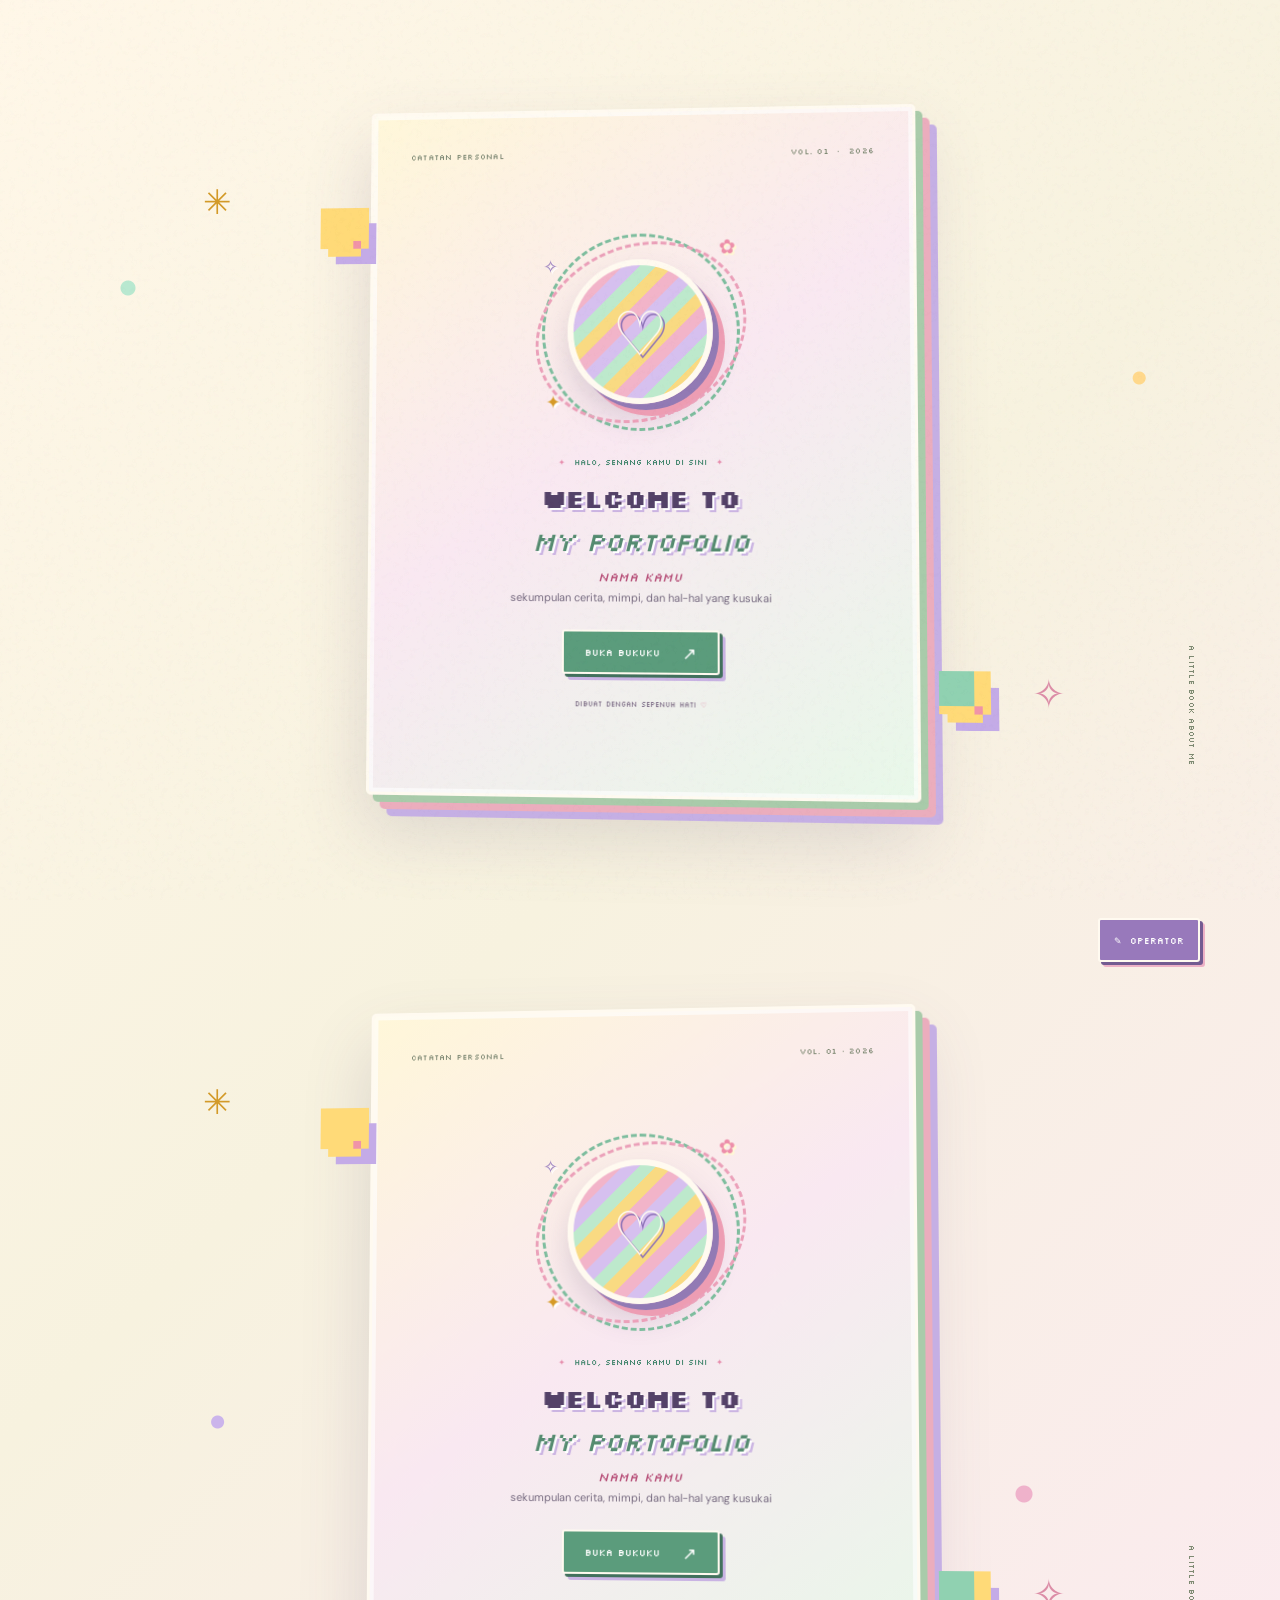
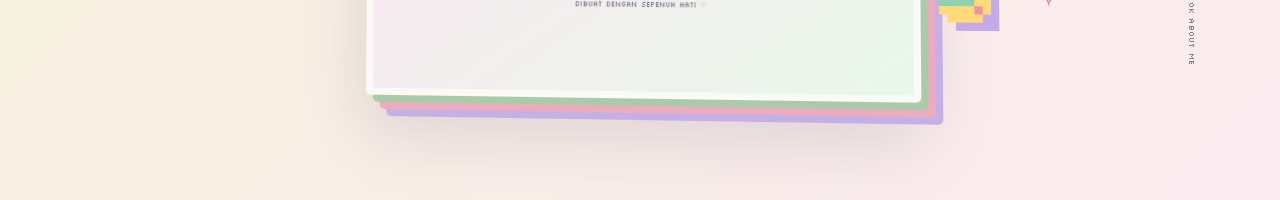
<file: portfolio-interaktif/index.html>
<!doctype html>
<html lang="id">
  <head>
    <meta charset="UTF-8" />
    <meta name="viewport" content="width=device-width, initial-scale=1" />
    <meta name="theme-color" content="#f4f1e6" />
<!doctype html>
<html lang="id">
  <head>
    <meta charset="UTF-8" />
    <meta name="viewport" content="width=device-width, initial-scale=1" />
    <meta name="theme-color" content="#f4f1e6" />
    <meta name="description" content="Portofolio personal dengan bentuk buku interaktif." />
    <title>My little book — portofolio</title>
    <link rel="preconnect" href="https://fonts.googleapis.com" />
    <link rel="preconnect" href="https://fonts.gstatic.com" crossorigin />
    <link
      href="https://fonts.googleapis.com/css2?family=DM+Mono:wght@400;500&family=DM+Sans:wght@400;500;600;700&family=Playfair+Display:ital,wght@0,500;0,600;0,700;1,500;1,600&family=Silkscreen:wght@400;700&display=swap"
      rel="stylesheet"
    />
    <link rel="stylesheet" href="style.css" />
  </head>
  <body>
    <div class="grain" aria-hidden="true"></div>

    <main class="shell">
      <section class="cover-screen" id="coverScreen" aria-labelledby="welcomeTitle">
        <div class="cover-decoration decoration-left" aria-hidden="true"><span>✳</span><i></i><b></b></div>
        <div class="cover-decoration decoration-right" aria-hidden="true"><span>✧</span><i></i><b></b></div>
        <div class="cover-card">
          <div class="cover-topline">
            <span>CATATAN PERSONAL</span>
            <span>VOL. 01&nbsp; · &nbsp;2026</span>
          </div>
          <div class="portrait-orbit">
            <span class="orbit orbit-a" aria-hidden="true"></span>
            <span class="orbit orbit-b" aria-hidden="true"></span>
            <span class="portrait-flower" aria-hidden="true">✿</span>
            <span class="portrait-spark portrait-spark-left" aria-hidden="true">✦</span>
            <span class="portrait-spark portrait-spark-right" aria-hidden="true">✧</span>
            <div class="portrait">
              <img id="profileImage" alt="Foto profil" hidden />
              <span id="profilePlaceholder" aria-hidden="true">♡</span>
            </div>
            <label class="photo-button" for="photoInput" title="Pilih foto profil" hidden>＋</label>
            <input id="photoInput" type="file" accept="image/*" hidden disabled />
          </div>
          <p class="cover-overline"><span aria-hidden="true">✦</span> HALO, SENANG KAMU DI SINI <span aria-hidden="true">✦</span></p>
          <h1 id="welcomeTitle">WELCOME TO<br /><em>MY PORTOFOLIO</em></h1>
          <label class="name-editor" for="nameInput" hidden>
            <span><span aria-hidden="true">✎</span> TULIS NAMAMU</span>
            <input id="nameInput" type="text" maxlength="48" autocomplete="name" placeholder="Contoh: Alya Putri" />
          </label>
          <p class="cover-name" data-editable="name">Nama Kamu</p>
          <p class="cover-caption">sekumpulan cerita, mimpi, dan hal-hal yang kusukai</p>
          <button class="open-book" id="openBook" type="button">Buka bukuku <span aria-hidden="true">↗</span></button>
          <span class="cover-foot">dibuat dengan sepenuh hati <span aria-hidden="true">♡</span></span>
        </div>
        <span class="cover-side-note" aria-hidden="true">A LITTLE BOOK ABOUT ME</span>
      </section>

      <section class="portfolio" id="portfolio" hidden>
        <header class="toolbar">
          <button class="brand" id="backToCover" type="button" aria-label="Kembali ke sampul">
            <span class="brand-icon" aria-hidden="true">✿</span> my little book
          </button>
          <div class="toolbar-actions">
            <span class="edit-hint">RUANG KERJA · KHUSUS OPERATOR</span>
            <button class="edit-toggle" id="editToggle" type="button" aria-haspopup="dialog" aria-pressed="false">
              <span aria-hidden="true">✎</span> <span id="editLabel">Operator</span>
            </button>
          </div>
        </header>

        <div class="book" id="book">
          <div class="book-ornament" aria-hidden="true">
            <span>HERBARIUM · VOL. 01</span>
            <span>✳</span>
            <span>CATATAN PERJALANAN</span>
          </div>
          <aside class="toc" aria-label="Daftar isi">
            <div class="toc-heading"><span>DAFTAR ISI</span><span aria-hidden="true">✳</span></div>
            <nav class="toc-links" aria-label="Halaman buku">
              <button class="toc-link active" type="button" data-page="about"><span>01</span> Tentang aku</button>
              <button class="toc-link" type="button" data-page="education"><span>02</span> Pendidikan</button>
              <button class="toc-link" type="button" data-page="skills"><span>03</span> Skill</button>
              <button class="toc-link" type="button" data-page="works"><span>04</span> Karya pilihan</button>
              <button class="toc-link" type="button" data-page="contact"><span>05</span> Kontak</button>
              <a class="toc-link instagram" id="instagramLink" href="https://instagram.com/" target="_blank" rel="noopener noreferrer"><span>↗</span> Instagram</a>
            </nav>
            <div class="toc-footer"><span></span> cerita yang terus tumbuh</div>
          </aside>

          <section class="page-stack" aria-label="Isi buku portofolio" aria-live="polite">
            <div class="page">
              <div class="page-top"><span>MY LITTLE BOOK OF ME</span><span id="pageNumber">01 / 05</span></div>
              <article class="page-content" data-content="about" aria-labelledby="aboutTitle">
                <p class="eyebrow"><span></span> HALO, SENANG KENAL</p>
                <h2 id="aboutTitle">Hai, aku<br /><em data-editable="name">Nama Kamu.</em></h2>
                <div class="about-profile">
                  <div class="about-portrait">
                    <img id="aboutProfileImage" alt="Foto profil pada halaman data diri" hidden />
                    <span id="aboutProfilePlaceholder" aria-hidden="true">♡</span>
                  </div>
                  <div class="about-profile-copy">
                    <span>THIS IS ME</span>
                    <p data-editable="name">Nama Kamu</p>
                    <label class="about-photo-button" for="photoInput" hidden>✎ Ganti foto</label>
                  </div>
                </div>
                <p class="intro" data-editable="about">Aku suka belajar hal baru, merangkai ide, dan membuat sesuatu yang bermakna. Di sini aku berbagi sedikit cerita tentang diriku dan perjalanan yang sedang kutempuh.</p>
                <div class="location-note"><span class="note-flower" aria-hidden="true">✿</span><div><small>AKU TINGGAL DI</small><p data-editable="location">Kota tempat tinggalmu</p></div></div>
                <span class="page-doodle" aria-hidden="true">✧</span>
              </article>

              <article class="page-content" data-content="education" aria-labelledby="educationTitle" hidden>
                <p class="eyebrow"><span></span> JEJAK BELAJAR</p>
                <h2 id="educationTitle">Perjalanan<br /><em>pendidikan.</em></h2>
                <div class="timeline">
                  <div class="timeline-item"><small data-editable="education-year-1">2022 — SEKARANG</small><h3 data-editable="education-name-1">Nama universitas / sekolah</h3><p data-editable="education-info-1">Program studi atau jurusan · Kota</p></div>
                  <div class="timeline-item"><small data-editable="education-year-2">2019 — 2022</small><h3 data-editable="education-name-2">Nama sekolah sebelumnya</h3><p data-editable="education-info-2">Jurusan atau fokus belajar · Kota</p></div>
                </div>
                <p class="hand-note">setiap langkah adalah bagian dari cerita ✿</p>
              </article>

              <article class="page-content" data-content="skills" aria-labelledby="skillsTitle" hidden>
                <p class="eyebrow"><span></span> CARA AKU BERKARYA</p>
                <h2 id="skillsTitle">Skill yang<br /><em>terus bertumbuh.</em></h2>
                <p class="intro" data-editable="skills-intro">Perpaduan cara bekerja bersama dan kemampuan yang terus aku asah.</p>
                <div class="skill-groups">
                  <section class="skill-group" aria-labelledby="softSkillsTitle">
                    <h3 id="softSkillsTitle"><span>01</span> SOFT SKILL</h3>
                    <div class="skill-list">
                      <div><span>✳</span><p data-editable="soft-skill-1">Komunikasi yang baik</p></div>
                      <div><span>✳</span><p data-editable="soft-skill-2">Kerja sama tim</p></div>
                      <div><span>✳</span><p data-editable="soft-skill-3">Manajemen waktu</p></div>
                    </div>
                  </section>
                  <section class="skill-group hard-skill-group" aria-labelledby="hardSkillsTitle">
                    <h3 id="hardSkillsTitle"><span>02</span> HARD SKILL</h3>
                    <div class="skill-list">
                      <div><span>✦</span><p data-editable="hard-skill-1">Desain grafis</p></div>
                      <div><span>✦</span><p data-editable="hard-skill-2">Microsoft Office</p></div>
                      <div><span>✦</span><p data-editable="hard-skill-3">Skill teknis lainnya</p></div>
                    </div>
                  </section>
                </div>
              </article>

              <article class="page-content" data-content="works" aria-labelledby="worksTitle" hidden>
                <p class="eyebrow"><span></span> DIBUAT DENGAN HATI</p>
                <h2 id="worksTitle">Karya<br /><em>pilihanku.</em></h2>
                <div class="work-list">
                  <div class="work-card"><span class="work-number">01 / PROJECT</span><span class="work-flower" aria-hidden="true">✿</span><h3 data-editable="work-title-1">Karya pertama</h3><p data-editable="work-description-1">Deskripsi singkat tentang karya ini.</p><a data-work-link="1" href="https://example.com" target="_blank" rel="noopener noreferrer">lihat karya ↗</a><input data-work-url="1" type="url" placeholder="https://tautan-karya.com" aria-label="Tautan karya pertama" hidden /></div>
                  <div class="work-card work-pink"><span class="work-number">02 / PROJECT</span><span class="work-flower" aria-hidden="true">✳</span><h3 data-editable="work-title-2">Karya berikutnya</h3><p data-editable="work-description-2">Cerita pendek tentang proyek pilihanmu.</p><a data-work-link="2" href="https://example.com" target="_blank" rel="noopener noreferrer">lihat karya ↗</a><input data-work-url="2" type="url" placeholder="https://tautan-karya.com" aria-label="Tautan karya kedua" hidden /></div>
                </div>
                <p class="hand-note">ruang untuk ide yang terus tumbuh ✧</p>
              </article>

              <article class="page-content" data-content="contact" aria-labelledby="contactTitle" hidden>
                <p class="eyebrow"><span></span> SURAT SELALU DITERIMA</p>
                <h2 id="contactTitle">Mari saling<br /><em>menyapa.</em></h2>
                <p class="intro" data-editable="contact-intro">Ada ide, pertanyaan, atau sekadar ingin ngobrol? Inbox-ku selalu terbuka.</p>
                <div class="contact-list">
                  <div><span aria-hidden="true">✉</span><section><small>EMAIL</small><a id="emailLink" data-editable="email" href="mailto:namakamu@email.com">namakamu@email.com</a></section></div>
                  <div><span aria-hidden="true">☏</span><section><small>TELEPON</small><a id="phoneLink" data-editable="phone" href="tel:+6281200000000">+62 812 0000 0000</a></section></div>
                  <div><span aria-hidden="true">⌖</span><section><small>LOKASI</small><p data-editable="contact-location">Kota, Indonesia</p></section></div>
                </div>
                <label class="instagram-label">INSTAGRAM <input id="instagramInput" type="url" placeholder="https://instagram.com/username" hidden /></label>
                <p class="instagram-handle" data-editable="instagram-handle">@usernamekamu</p>
              </article>
              <footer class="page-footer">
                <button class="turn-page" id="previousPage" type="button" aria-label="Halaman sebelumnya" disabled>←</button>
                <span>made with <b aria-hidden="true">♡</b> & daydreams</span>
                <button class="turn-page" id="nextPage" type="button" aria-label="Halaman berikutnya">→</button>
              </footer>
            </div>
          </section>
        </div>

        <section class="music" aria-labelledby="musicTitle">
          <div class="music-heading"><div><small>PLAYER SPOTIFY · DI LUAR DAFTAR ISI</small><h2 id="musicTitle">pilih lagu, <em>lalu tekan play.</em> ♫</h2></div><span>MY LITTLE PLAYLIST · 04 TRACKS</span></div>
          <div class="music-card">
            <div class="tracks" aria-label="Pilih lagu">
              <div class="track-row"><button class="track selected" type="button" aria-label="Putar lagu pilihan 1 di player" aria-pressed="true" data-track="5V02ItrZKBi8aGjKrKJpFa"><span>▶</span><span data-editable="track-title-1">Lagu pilihan 01</span><small>01</small></button><a class="track-external" href="https://open.spotify.com/track/5V02ItrZKBi8aGjKrKJpFa" target="_blank" rel="noopener noreferrer" aria-label="Buka lagu pilihan 1 di Spotify">↗</a></div>
              <div class="track-row"><button class="track" type="button" aria-label="Putar lagu pilihan 2 di player" aria-pressed="false" data-track="5XeFesFbtLpXzIVDNQP22n"><span>▶</span><span data-editable="track-title-2">Lagu pilihan 02</span><small>02</small></button><a class="track-external" href="https://open.spotify.com/track/5XeFesFbtLpXzIVDNQP22n" target="_blank" rel="noopener noreferrer" aria-label="Buka lagu pilihan 2 di Spotify">↗</a></div>
              <div class="track-row"><button class="track" type="button" aria-label="Putar lagu pilihan 3 di player" aria-pressed="false" data-track="6X3lP5zhKGyJn6yWDvMUvo"><span>▶</span><span data-editable="track-title-3">Lagu pilihan 03</span><small>03</small></button><a class="track-external" href="https://open.spotify.com/track/6X3lP5zhKGyJn6yWDvMUvo" target="_blank" rel="noopener noreferrer" aria-label="Buka lagu pilihan 3 di Spotify">↗</a></div>
              <div class="track-row"><button class="track" type="button" aria-label="Putar lagu pilihan 4 di player" aria-pressed="false" data-track="1RFc6GvKrakOcP8qdtmA7q"><span>▶</span><span data-editable="track-title-4">Lagu pilihan 04</span><small>04</small></button><a class="track-external" href="https://open.spotify.com/track/1RFc6GvKrakOcP8qdtmA7q" target="_blank" rel="noopener noreferrer" aria-label="Buka lagu pilihan 4 di Spotify">↗</a></div>
            </div>
            <iframe id="spotifyPlayer" title="Pemutar Spotify: Lagu pilihan 01" src="https://open.spotify.com/embed/track/5V02ItrZKBi8aGjKrKJpFa?utm_source=generator" width="100%" height="152" frameborder="0" allow="autoplay; clipboard-write; encrypted-media; fullscreen; picture-in-picture" loading="lazy"></iframe>
          </div>
          <p class="music-footnote">Pilih lagu untuk memuatnya di player, lalu tekan ▶ pada player Spotify untuk memutar. Jika embed tidak tersedia di browser atau wilayahmu, tekan ↗ untuk membukanya di Spotify.</p>
        </section>
        <footer class="site-footer"><span>HALAMAN KECIL DARI <span data-editable="name">NAMA KAMU</span></span><span>TERIMA KASIH SUDAH MAMPIR ♡</span></footer>

        <div class="pixel-pal" id="pixelPal">
          <div class="speech" id="speech" aria-live="polite">Hai! Klik aku ya ✿</div>
          <button class="pixel-button" id="pixelButton" type="button" aria-label="Ajak ngobrol teman pixel">
            <svg viewBox="0 0 64 88" aria-label="Teman pixel berkerudung ivory, mini dress pink, dan rok putih tulang" role="img" shape-rendering="crispEdges">
              <rect x="24" y="2" width="16" height="4" fill="#7e8270"/><rect x="18" y="6" width="28" height="4" fill="#f3ead7"/><rect x="14" y="10" width="36" height="8" fill="#f3ead7"/><rect x="10" y="18" width="44" height="8" fill="#f3ead7"/><rect x="8" y="26" width="48" height="20" fill="#f3ead7"/><rect x="14" y="30" width="36" height="14" fill="#dfb49e"/><rect x="12" y="34" width="8" height="14" fill="#f3ead7"/><rect x="44" y="34" width="8" height="14" fill="#f3ead7"/><rect x="22" y="34" width="4" height="4" fill="#514f42"/><rect x="38" y="34" width="4" height="4" fill="#514f42"/><rect x="28" y="40" width="8" height="3" fill="#a96568"/><rect x="20" y="46" width="24" height="8" fill="#e6a5a5"/><rect x="16" y="54" width="32" height="8" fill="#e6a5a5"/><rect x="20" y="62" width="24" height="8" fill="#f2eadc"/><rect x="18" y="70" width="28" height="6" fill="#f2eadc"/><rect x="18" y="76" width="10" height="6" fill="#dfb49e"/><rect x="36" y="76" width="10" height="6" fill="#dfb49e"/><rect x="14" y="82" width="14" height="4" fill="#8f9f83"/><rect x="36" y="82" width="14" height="4" fill="#8f9f83"/><rect x="6" y="32" width="4" height="14" fill="#f3ead7"/><rect x="54" y="32" width="4" height="14" fill="#f3ead7"/><rect x="4" y="44" width="8" height="6" fill="#dfb49e"/><rect x="52" y="44" width="8" height="6" fill="#dfb49e"/>
            </svg>
          </button>
          <span>little pixel friend</span>
        </div>
        <div class="toast" id="toast" role="status" aria-live="polite"></div>
      </section>
    </main>
    <dialog class="operator-dialog" id="operatorDialog" aria-labelledby="operatorTitle">
      <form id="operatorForm">
        <p class="dialog-kicker">AREA TERBATAS · OPERATOR</p>
        <h2 id="operatorTitle">Halo kembali.</h2>
        <p class="dialog-description">Masukkan PIN operator untuk mengubah nama, foto, isi halaman, dan tautan portofolio.</p>
        <label class="pin-label" for="operatorPin">PIN OPERATOR</label>
        <input id="operatorPin" type="password" inputmode="text" autocomplete="current-password" required aria-describedby="pinMessage" />
        <p class="pin-message" id="pinMessage" aria-live="polite"></p>
        <div class="dialog-actions">
          <button class="dialog-cancel" id="cancelOperator" type="button">Kembali</button>
          <button class="dialog-submit" type="submit">Masuk editor <span aria-hidden="true">↗</span></button>
        </div>
        <p class="dialog-security">PIN demo awal ada di <code>script.js</code> — ganti sebelum situs dipublikasikan. Situs statis tidak dapat mengunci kode dari pengunjung; perlindungan sungguhan memerlukan autentikasi server.</p>
      </form>
    </dialog>
    <script src="script.js"></script>
  </body>
</html>
    <meta name="description" content="Portofolio personal dengan bentuk buku interaktif." />
    <title>My little book — portofolio</title>
    <link rel="preconnect" href="https://fonts.googleapis.com" />
    <link rel="preconnect" href="https://fonts.gstatic.com" crossorigin />
    <link
      href="https://fonts.googleapis.com/css2?family=DM+Mono:wght@400;500&family=DM+Sans:wght@400;500;600;700&family=Playfair+Display:ital,wght@0,500;0,600;0,700;1,500;1,600&family=Silkscreen:wght@400;700&display=swap"
      rel="stylesheet"
    />
    <link rel="stylesheet" href="style.css" />
  </head>
  <body>
    <div class="grain" aria-hidden="true"></div>

    <main class="shell">
      <section class="cover-screen" id="coverScreen" aria-labelledby="welcomeTitle">
        <div class="cover-decoration decoration-left" aria-hidden="true"><span>✳</span><i></i><b></b></div>
        <div class="cover-decoration decoration-right" aria-hidden="true"><span>✧</span><i></i><b></b></div>
        <button class="edit-toggle cover-operator" type="button" data-operator-toggle aria-haspopup="dialog" aria-pressed="false">
          <span aria-hidden="true">✎</span> <span class="edit-label">Operator</span>
        </button>
        <div class="cover-card">
          <div class="cover-topline">
            <span data-editable="cover-topline-left">CATATAN PERSONAL</span>
            <span data-editable="cover-topline-right">VOL. 01  ·  2026</span>
          </div>
          <div class="portrait-orbit">
            <span class="orbit orbit-a" aria-hidden="true"></span>
            <span class="orbit orbit-b" aria-hidden="true"></span>
            <span class="portrait-flower" aria-hidden="true">✿</span>
            <span class="portrait-spark portrait-spark-left" aria-hidden="true">✦</span>
            <span class="portrait-spark portrait-spark-right" aria-hidden="true">✧</span>
            <div class="portrait">
              <img id="profileImage" alt="Foto profil" hidden />
              <span id="profilePlaceholder" aria-hidden="true">♡</span>
            </div>
            <label class="photo-button" for="photoInput" title="Pilih foto profil" hidden>＋</label>
            <input id="photoInput" type="file" accept="image/*" hidden disabled />
          </div>
          <p class="cover-overline"><span aria-hidden="true">✦</span> <b data-editable="cover-overline">HALO, SENANG KAMU DI SINI</b> <span aria-hidden="true">✦</span></p>
          <h1 id="welcomeTitle"><span data-editable="cover-title-1">WELCOME TO</span><br /><em data-editable="cover-title-2">MY PORTOFOLIO</em></h1>
          <label class="name-editor" for="nameInput" hidden>
            <span><span aria-hidden="true">✎</span> TULIS NAMAMU</span>
            <input id="nameInput" type="text" maxlength="48" autocomplete="name" placeholder="Contoh: Alya Putri" />
          </label>
          <p class="cover-name" data-editable="name">Nama Kamu</p>
          <p class="cover-caption" data-editable="cover-caption">sekumpulan cerita, mimpi, dan hal-hal yang kusukai</p>
          <button class="open-book" id="openBook" type="button">Buka bukuku <span aria-hidden="true">↗</span></button>
          <span class="cover-foot"><span class="cover-foot-text" data-editable="cover-foot">dibuat dengan sepenuh hati</span> <span aria-hidden="true">♡</span></span>
        </div>
        <span class="cover-side-note" aria-hidden="true" data-editable="cover-side-note">A LITTLE BOOK ABOUT ME</span>
      </section>

      <section class="portfolio" id="portfolio" hidden>
        <header class="toolbar">
          <button class="brand" type="button" data-go-home aria-label="Kembali ke halaman utama">
            <span class="brand-icon" aria-hidden="true">✿</span> my little book
          </button>
          <div class="toolbar-actions">
            <span class="edit-hint">RUANG KERJA · KHUSUS OPERATOR</span>
            <button class="home-button" type="button" data-go-home aria-label="Kembali ke halaman utama">
              <span aria-hidden="true">⌂</span> <span class="home-label">Halaman utama</span>
            </button>
            <button class="edit-toggle" type="button" data-operator-toggle aria-haspopup="dialog" aria-pressed="false">
              <span aria-hidden="true">✎</span> <span class="edit-label">Operator</span>
            </button>
          </div>
        </header>

        <div class="book" id="book">
          <div class="book-ornament" aria-hidden="true">
            <span>HERBARIUM · VOL. 01</span>
            <span>✳</span>
            <span>CATATAN PERJALANAN</span>
          </div>
          <aside class="toc" aria-label="Daftar isi">
            <div class="toc-heading"><span>DAFTAR ISI</span><span aria-hidden="true">✳</span></div>
            <nav class="toc-links" aria-label="Halaman buku">
              <button class="toc-link active" type="button" data-page="about"><span>01</span> Tentang aku</button>
              <button class="toc-link" type="button" data-page="education"><span>02</span> Pendidikan</button>
              <button class="toc-link" type="button" data-page="skills"><span>03</span> Skill</button>
              <button class="toc-link" type="button" data-page="works"><span>04</span> Karya pilihan</button>
              <button class="toc-link" type="button" data-page="contact"><span>05</span> Kontak</button>
              <a class="toc-link instagram" id="instagramLink" href="https://instagram.com/" target="_blank" rel="noopener noreferrer"><span>↗</span> Instagram</a>
            </nav>
            <div class="toc-footer"><span></span> cerita yang terus tumbuh</div>
          </aside>

          <section class="page-stack" aria-label="Isi buku portofolio" aria-live="polite">
            <div class="page">
              <div class="page-top"><span>MY LITTLE BOOK OF ME</span><span id="pageNumber">01 / 05</span></div>
              <article class="page-content" data-content="about" aria-labelledby="aboutTitle">
                <p class="eyebrow"><span></span> HALO, SENANG KENAL</p>
                <h2 id="aboutTitle">Hai, aku<br /><em data-editable="name">Nama Kamu.</em></h2>
                <div class="about-profile">
                  <div class="about-portrait">
                    <img id="aboutProfileImage" alt="Foto profil pada halaman data diri" hidden />
                    <span id="aboutProfilePlaceholder" aria-hidden="true">♡</span>
                  </div>
                  <div class="about-profile-copy">
                    <span>THIS IS ME</span>
                    <p data-editable="name">Nama Kamu</p>
                    <label class="about-photo-button" for="photoInput" hidden>✎ Ganti foto</label>
                  </div>
                </div>
                <p class="intro" data-editable="about">Aku suka belajar hal baru, merangkai ide, dan membuat sesuatu yang bermakna. Di sini aku berbagi sedikit cerita tentang diriku dan perjalanan yang sedang kutempuh.</p>
                <div class="location-note"><span class="note-flower" aria-hidden="true">✿</span><div><small>AKU TINGGAL DI</small><p data-editable="location">Kota tempat tinggalmu</p></div></div>
                <span class="page-doodle" aria-hidden="true">✧</span>
              </article>

              <article class="page-content" data-content="education" aria-labelledby="educationTitle" hidden>
                <p class="eyebrow"><span></span> JEJAK BELAJAR</p>
                <h2 id="educationTitle">Perjalanan<br /><em>pendidikan.</em></h2>
                <div class="timeline">
                  <div class="timeline-item"><small data-editable="education-year-1">2022 — SEKARANG</small><h3 data-editable="education-name-1">Nama universitas / sekolah</h3><p data-editable="education-info-1">Program studi atau jurusan · Kota</p></div>
                  <div class="timeline-item"><small data-editable="education-year-2">2019 — 2022</small><h3 data-editable="education-name-2">Nama sekolah sebelumnya</h3><p data-editable="education-info-2">Jurusan atau fokus belajar · Kota</p></div>
                </div>
                <p class="hand-note">setiap langkah adalah bagian dari cerita ✿</p>
              </article>

              <article class="page-content" data-content="skills" aria-labelledby="skillsTitle" hidden>
                <p class="eyebrow"><span></span> CARA AKU BERKARYA</p>
                <h2 id="skillsTitle">Skill yang<br /><em>terus bertumbuh.</em></h2>
                <p class="intro" data-editable="skills-intro">Perpaduan cara bekerja bersama dan kemampuan yang terus aku asah.</p>
                <div class="skill-groups">
                  <section class="skill-group" aria-labelledby="softSkillsTitle">
                    <h3 id="softSkillsTitle"><span>01</span> SOFT SKILL</h3>
                    <div class="skill-list">
                      <div><span>✳</span><p data-editable="soft-skill-1">Komunikasi yang baik</p></div>
                      <div><span>✳</span><p data-editable="soft-skill-2">Kerja sama tim</p></div>
                      <div><span>✳</span><p data-editable="soft-skill-3">Manajemen waktu</p></div>
                    </div>
                  </section>
                  <section class="skill-group hard-skill-group" aria-labelledby="hardSkillsTitle">
                    <h3 id="hardSkillsTitle"><span>02</span> HARD SKILL</h3>
                    <div class="skill-list">
                      <div><span>✦</span><p data-editable="hard-skill-1">Desain grafis</p></div>
                      <div><span>✦</span><p data-editable="hard-skill-2">Microsoft Office</p></div>
                      <div><span>✦</span><p data-editable="hard-skill-3">Skill teknis lainnya</p></div>
                    </div>
                  </section>
                </div>
              </article>

              <article class="page-content" data-content="works" aria-labelledby="worksTitle" hidden>
                <p class="eyebrow"><span></span> DIBUAT DENGAN HATI</p>
                <h2 id="worksTitle">Karya<br /><em>pilihanku.</em></h2>
                <div class="work-list">
                  <div class="work-card"><span class="work-number">01 / PROJECT</span><span class="work-flower" aria-hidden="true">✿</span><h3 data-editable="work-title-1">Karya pertama</h3><p data-editable="work-description-1">Deskripsi singkat tentang karya ini.</p><a data-work-link="1" href="https://example.com" target="_blank" rel="noopener noreferrer">lihat karya ↗</a><input data-work-url="1" type="url" placeholder="https://tautan-karya.com" aria-label="Tautan karya pertama" hidden /></div>
                  <div class="work-card work-pink"><span class="work-number">02 / PROJECT</span><span class="work-flower" aria-hidden="true">✳</span><h3 data-editable="work-title-2">Karya berikutnya</h3><p data-editable="work-description-2">Cerita pendek tentang proyek pilihanmu.</p><a data-work-link="2" href="https://example.com" target="_blank" rel="noopener noreferrer">lihat karya ↗</a><input data-work-url="2" type="url" placeholder="https://tautan-karya.com" aria-label="Tautan karya kedua" hidden /></div>
                </div>
                <p class="hand-note">ruang untuk ide yang terus tumbuh ✧</p>
              </article>

              <article class="page-content" data-content="contact" aria-labelledby="contactTitle" hidden>
                <p class="eyebrow"><span></span> SURAT SELALU DITERIMA</p>
                <h2 id="contactTitle">Mari saling<br /><em>menyapa.</em></h2>
                <p class="intro" data-editable="contact-intro">Ada ide, pertanyaan, atau sekadar ingin ngobrol? Inbox-ku selalu terbuka.</p>
                <div class="contact-list">
                  <div><span aria-hidden="true">✉</span><section><small>EMAIL</small><a id="emailLink" data-editable="email" href="mailto:namakamu@email.com">namakamu@email.com</a></section></div>
                  <div><span aria-hidden="true">☏</span><section><small>TELEPON</small><a id="phoneLink" data-editable="phone" href="tel:+6281200000000">+62 812 0000 0000</a></section></div>
                  <div><span aria-hidden="true">⌖</span><section><small>LOKASI</small><p data-editable="contact-location">Kota, Indonesia</p></section></div>
                </div>
                <label class="instagram-label">INSTAGRAM <input id="instagramInput" type="url" placeholder="https://instagram.com/username" hidden /></label>
                <p class="instagram-handle" data-editable="instagram-handle">@usernamekamu</p>
              </article>
              <footer class="page-footer">
                <button class="turn-page" id="previousPage" type="button" aria-label="Halaman sebelumnya" disabled>←</button>
                <span>made with <b aria-hidden="true">♡</b> & daydreams</span>
                <button class="turn-page" id="nextPage" type="button" aria-label="Halaman berikutnya">→</button>
              </footer>
            </div>
          </section>
        </div>

        <section class="music" aria-labelledby="musicTitle">
          <div class="music-heading"><div><small>PLAYER SPOTIFY · DI LUAR DAFTAR ISI</small><h2 id="musicTitle">pilih lagu, <em>lalu tekan play.</em> ♫</h2></div><span>MY LITTLE PLAYLIST · 04 TRACKS</span></div>
          <div class="music-card">
            <div class="tracks" aria-label="Pilih lagu">
              <div class="track-row"><button class="track selected" type="button" aria-label="Putar lagu pilihan 1 di player" aria-pressed="true" data-track="5V02ItrZKBi8aGjKrKJpFa"><span>▶</span><span data-editable="track-title-1">Lagu pilihan 01</span><small>01</small></button><a class="track-external" href="https://open.spotify.com/track/5V02ItrZKBi8aGjKrKJpFa" target="_blank" rel="noopener noreferrer" aria-label="Buka lagu pilihan 1 di Spotify">↗</a></div>
              <div class="track-row"><button class="track" type="button" aria-label="Putar lagu pilihan 2 di player" aria-pressed="false" data-track="5XeFesFbtLpXzIVDNQP22n"><span>▶</span><span data-editable="track-title-2">Lagu pilihan 02</span><small>02</small></button><a class="track-external" href="https://open.spotify.com/track/5XeFesFbtLpXzIVDNQP22n" target="_blank" rel="noopener noreferrer" aria-label="Buka lagu pilihan 2 di Spotify">↗</a></div>
              <div class="track-row"><button class="track" type="button" aria-label="Putar lagu pilihan 3 di player" aria-pressed="false" data-track="6X3lP5zhKGyJn6yWDvMUvo"><span>▶</span><span data-editable="track-title-3">Lagu pilihan 03</span><small>03</small></button><a class="track-external" href="https://open.spotify.com/track/6X3lP5zhKGyJn6yWDvMUvo" target="_blank" rel="noopener noreferrer" aria-label="Buka lagu pilihan 3 di Spotify">↗</a></div>
              <div class="track-row"><button class="track" type="button" aria-label="Putar lagu pilihan 4 di player" aria-pressed="false" data-track="1RFc6GvKrakOcP8qdtmA7q"><span>▶</span><span data-editable="track-title-4">Lagu pilihan 04</span><small>04</small></button><a class="track-external" href="https://open.spotify.com/track/1RFc6GvKrakOcP8qdtmA7q" target="_blank" rel="noopener noreferrer" aria-label="Buka lagu pilihan 4 di Spotify">↗</a></div>
            </div>
            <iframe id="spotifyPlayer" title="Pemutar Spotify: Lagu pilihan 01" src="https://open.spotify.com/embed/track/5V02ItrZKBi8aGjKrKJpFa?utm_source=generator" width="100%" height="152" frameborder="0" allow="autoplay; clipboard-write; encrypted-media; fullscreen; picture-in-picture" loading="lazy"></iframe>
          </div>
          <p class="music-footnote">Pilih lagu untuk memuatnya di player, lalu tekan ▶ pada player Spotify untuk memutar. Jika embed tidak tersedia di browser atau wilayahmu, tekan ↗ untuk membukanya di Spotify.</p>
        </section>
        <footer class="site-footer"><span>HALAMAN KECIL DARI <span data-editable="name">NAMA KAMU</span></span><button class="footer-home" type="button" data-go-home><span aria-hidden="true">↑</span> Kembali ke halaman utama</button><span>TERIMA KASIH SUDAH MAMPIR ♡</span></footer>

        <div class="pixel-pal" id="pixelPal">
          <div class="speech" id="speech" aria-live="polite">Hai! Klik aku ya ✿</div>
          <button class="pixel-button" id="pixelButton" type="button" aria-label="Ajak ngobrol teman pixel">
            <svg viewBox="0 0 64 88" aria-label="Teman pixel berkerudung ivory, mini dress pink, dan rok putih tulang" role="img" shape-rendering="crispEdges">
              <rect x="24" y="2" width="16" height="4" fill="#7e8270"/><rect x="18" y="6" width="28" height="4" fill="#f3ead7"/><rect x="14" y="10" width="36" height="8" fill="#f3ead7"/><rect x="10" y="18" width="44" height="8" fill="#f3ead7"/><rect x="8" y="26" width="48" height="20" fill="#f3ead7"/><rect x="14" y="30" width="36" height="14" fill="#dfb49e"/><rect x="12" y="34" width="8" height="14" fill="#f3ead7"/><rect x="44" y="34" width="8" height="14" fill="#f3ead7"/><rect x="22" y="34" width="4" height="4" fill="#514f42"/><rect x="38" y="34" width="4" height="4" fill="#514f42"/><rect x="28" y="40" width="8" height="3" fill="#a96568"/><rect x="20" y="46" width="24" height="8" fill="#e6a5a5"/><rect x="16" y="54" width="32" height="8" fill="#e6a5a5"/><rect x="20" y="62" width="24" height="8" fill="#f2eadc"/><rect x="18" y="70" width="28" height="6" fill="#f2eadc"/><rect x="18" y="76" width="10" height="6" fill="#dfb49e"/><rect x="36" y="76" width="10" height="6" fill="#dfb49e"/><rect x="14" y="82" width="14" height="4" fill="#8f9f83"/><rect x="36" y="82" width="14" height="4" fill="#8f9f83"/><rect x="6" y="32" width="4" height="14" fill="#f3ead7"/><rect x="54" y="32" width="4" height="14" fill="#f3ead7"/><rect x="4" y="44" width="8" height="6" fill="#dfb49e"/><rect x="52" y="44" width="8" height="6" fill="#dfb49e"/>
            </svg>
          </button>
          <span>little pixel friend</span>
        </div>
      </section>
    </main>
    <div class="toast" id="toast" role="status" aria-live="polite"></div>
    <dialog class="operator-dialog" id="operatorDialog" aria-labelledby="operatorTitle">
      <form id="operatorForm">
        <p class="dialog-kicker">AREA TERBATAS · OPERATOR</p>
        <h2 id="operatorTitle">Halo kembali.</h2>
        <p class="dialog-description">Masukkan PIN operator untuk mengubah nama, foto, isi halaman, dan tautan portofolio.</p>
        <label class="pin-label" for="operatorPin">PIN OPERATOR</label>
        <input id="operatorPin" type="password" inputmode="text" autocomplete="current-password" required aria-describedby="pinMessage" />
        <p class="pin-message" id="pinMessage" aria-live="polite"></p>
        <div class="dialog-actions">
          <button class="dialog-cancel" id="cancelOperator" type="button">Kembali</button>
          <button class="dialog-submit" type="submit">Masuk editor <span aria-hidden="true">↗</span></button>
        </div>
        <p class="dialog-security">PIN diperiksa di server. Semua perubahan disimpan ke Google Sheet sehingga tampil sama untuk setiap pengunjung.</p>
      </form>
    </dialog>
    <script src="script.js"></script>
  </body>
</html>
</file>
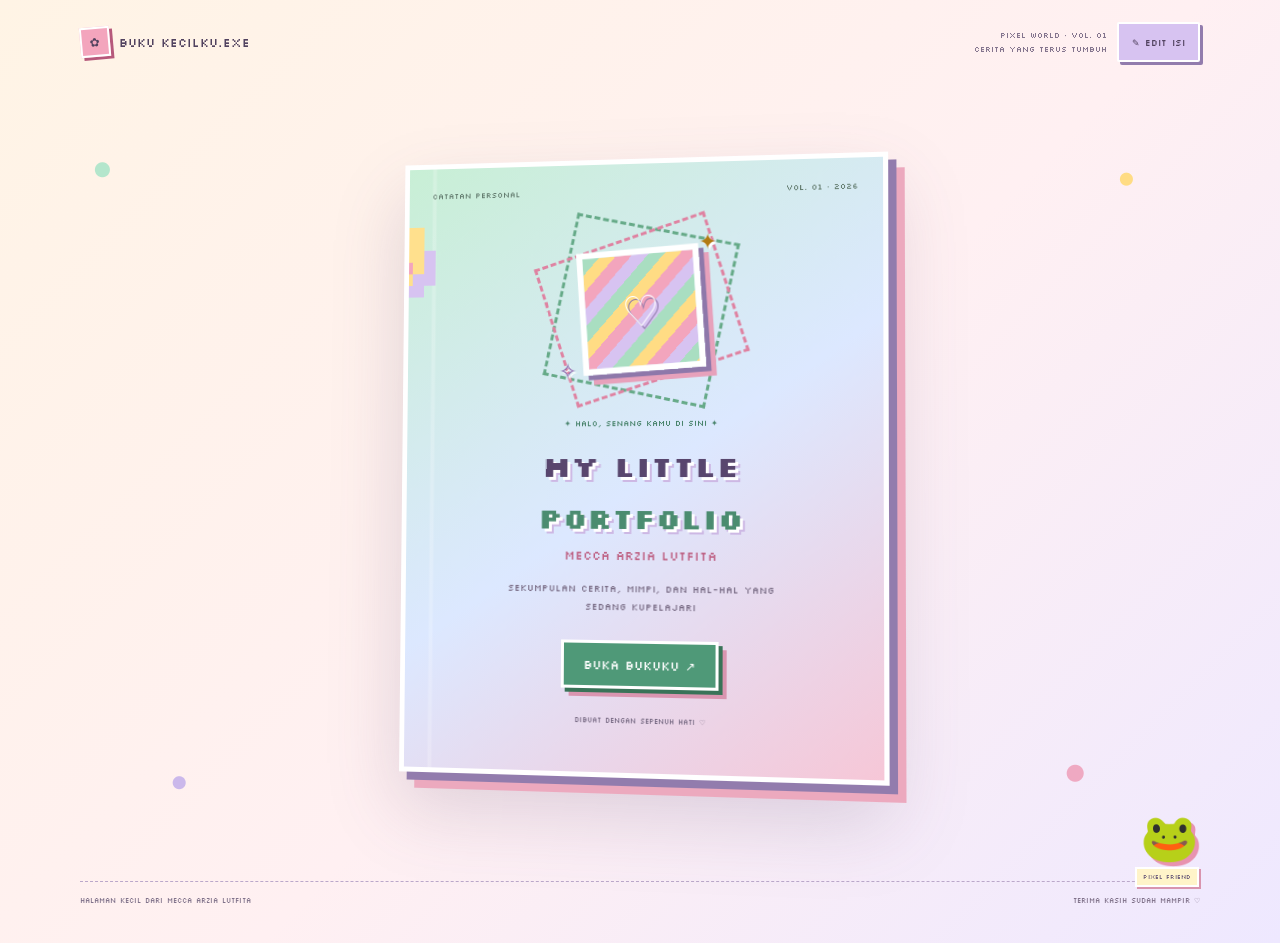
<file: portfolio-interaktif/buku-portfolio-pixel.html>
<!doctype html>
<html lang="id">
  <head>
    <meta charset="UTF-8" />
    <meta name="viewport" content="width=device-width, initial-scale=1" />
    <meta name="theme-color" content="#fff0df" />
    <meta
      name="description"
      content="Portofolio interaktif berbentuk buku pixel yang berisi cerita, skill, project, dan bukti belajar."
    />
    <title>Buku Kecilku — Portofolio Pixel</title>
    <link rel="preconnect" href="https://fonts.googleapis.com" />
    <link rel="preconnect" href="https://fonts.gstatic.com" crossorigin />
    <link
      href="https://fonts.googleapis.com/css2?family=Silkscreen:wght@400;700&display=swap"
      rel="stylesheet"
    />
    <style>
      :root {
        color-scheme: light;
        --ink: #51425f;
        --muted: #84758e;
        --paper: #fffaf0;
        --pink: #f3a5bd;
        --pink-dark: #c76388;
        --mint: #a9dec1;
        --mint-dark: #4b8c70;
        --lavender: #d7c3f1;
        --yellow: #ffe08d;
        --pixel: "Silkscreen", "Courier New", monospace;
        --shadow-pixel: 5px 5px 0 #8e78aa, 10px 10px 0 #efabc1;
      }

      * { box-sizing: border-box; }

      html { min-width: 320px; min-height: 100%; scroll-behavior: smooth; }
      [hidden] { display: none !important; }

      body {
        min-width: 320px;
        min-height: 100vh;
        margin: 0;
        color: var(--ink);
        background:
          radial-gradient(circle at 8% 18%, #b4e6cc 0 7px, transparent 8px),
          radial-gradient(circle at 88% 19%, #ffdc84 0 6px, transparent 7px),
          radial-gradient(circle at 84% 82%, #efa9c2 0 8px, transparent 9px),
          radial-gradient(circle at 14% 83%, #cbb8eb 0 6px, transparent 7px),
          linear-gradient(135deg, #fff4e5, #fff0f2 54%, #eee8ff);
        font-family: var(--pixel);
        image-rendering: pixelated;
      }

      button, input { color: inherit; font: inherit; }
      button, a { -webkit-tap-highlight-color: transparent; }
      button:focus-visible, a:focus-visible, input:focus-visible, [contenteditable="true"]:focus-visible {
        outline: 3px dashed var(--pink-dark);
        outline-offset: 4px;
      }
      [hidden] { display: none !important; }

      .app {
        width: min(1120px, calc(100% - 36px));
        margin: 0 auto;
        padding: 22px 0 38px;
      }

      .topbar {
        display: flex;
        align-items: center;
        justify-content: space-between;
        gap: 16px;
        margin-bottom: 24px;
      }

      .brand {
        display: flex;
        align-items: center;
        gap: 9px;
        color: var(--ink);
        font-size: 12px;
        text-decoration: none;
      }

      .brand-mark {
        display: grid;
        width: 30px;
        height: 30px;
        place-items: center;
        border: 2px solid white;
        background: var(--pink);
        box-shadow: 3px 3px 0 #b6597b;
        transform: rotate(-5deg);
      }

      .top-actions { display: flex; align-items: center; gap: 10px; }

      .tiny-note {
        color: var(--muted);
        font-size: 8px;
        line-height: 1.8;
        text-align: right;
      }

      .pixel-button {
        min-height: 40px;
        padding: 9px 13px;
        border: 2px solid #fff;
        border-radius: 2px;
        background: var(--lavender);
        box-shadow: 3px 3px 0 #927cad;
        cursor: pointer;
        font-size: 9px;
        transition: transform .16s ease, box-shadow .16s ease;
      }

      .pixel-button:hover { transform: translate(-2px, -2px); box-shadow: 5px 5px 0 #927cad; }
      .pixel-button:active { transform: translate(2px, 2px); box-shadow: 1px 1px 0 #927cad; }

      .cover-stage {
        display: grid;
        min-height: min(760px, calc(100svh - 95px));
        place-items: center;
        perspective: 1300px;
      }

      .cover {
        position: relative;
        display: flex;
        width: min(490px, 100%);
        min-height: 620px;
        flex-direction: column;
        align-items: center;
        justify-content: center;
        overflow: hidden;
        padding: 48px 30px 34px;
        border: 5px solid white;
        background:
          linear-gradient(90deg, transparent 0 24px, #ffffff35 25px 28px, transparent 29px),
          linear-gradient(145deg, #c8efd5, #dce8ff 52%, #f6c7d7);
        box-shadow: 8px 8px 0 #927cad, 16px 16px 0 #eca9be, 0 35px 70px #65507735;
        text-align: center;
        transform: rotateY(-7deg) rotateX(2deg);
        transition: transform .35s ease, box-shadow .35s ease;
      }

      .cover:hover {
        box-shadow: 8px 8px 0 #927cad, 16px 16px 0 #eca9be, 0 42px 78px #65507740;
        transform: rotateY(-2deg) rotateX(0) translateY(-4px);
      }

      .cover::before, .cover::after {
        position: absolute;
        width: 36px;
        height: 36px;
        background: var(--yellow);
        box-shadow: 12px 0 var(--yellow), 24px 0 var(--yellow), 0 12px var(--yellow),
          12px 12px var(--pink), 24px 12px var(--yellow), 12px 24px var(--yellow),
          24px 24px var(--lavender), 36px 24px var(--lavender), 24px 36px var(--lavender);
        content: "";
      }

      .cover::before { top: 60px; left: -44px; }
      .cover::after { right: -44px; bottom: 76px; background: var(--mint); box-shadow: 12px 0 var(--mint), 24px 0 var(--mint), 0 12px var(--mint), 12px 12px var(--pink), 24px 12px var(--mint), 12px 24px var(--mint), 24px 24px var(--lavender), 36px 24px var(--lavender), 24px 36px var(--lavender); }

      .cover-meta {
        position: absolute;
        top: 23px;
        right: 24px;
        left: 24px;
        display: flex;
        justify-content: space-between;
        gap: 10px;
        color: #647d70;
        font-size: 8px;
      }

      .avatar-wrap {
        position: relative;
        display: grid;
        width: 174px;
        height: 174px;
        place-items: center;
        margin-bottom: 22px;
      }

      .avatar-wrap::before, .avatar-wrap::after {
        position: absolute;
        inset: 3px;
        border: 3px dashed #66aa88;
        content: "";
        transform: rotate(12deg);
      }

      .avatar-wrap::after { inset: 13px -4px; border-color: #df82a1; transform: rotate(-18deg); }

      .avatar {
        position: relative;
        z-index: 1;
        display: grid;
        width: 124px;
        height: 124px;
        place-items: center;
        border: 6px solid white;
        background: repeating-linear-gradient(135deg, #a9dec1 0 12px, #ffdc84 12px 24px, #f3a5bd 24px 36px, #d7c3f1 36px 48px);
        box-shadow: 5px 5px 0 #8e78aa, 10px 10px 0 #e7a1bb;
        color: white;
        font-size: 43px;
        text-shadow: 3px 3px #8e78aa;
        transform: rotate(-4deg);
      }

      .avatar img, .profile-icon img { width: 100%; height: 100%; object-fit: cover; image-rendering: pixelated; }
      .avatar img { position: absolute; inset: 0; }
      .profile-icon img { position: absolute; inset: 0; }
      .avatar-placeholder, .profile-placeholder { pointer-events: none; }
      .photo-upload {
        display: none;
        min-height: 31px;
        align-items: center;
        justify-content: center;
        padding: 6px 8px;
        border: 2px solid white;
        color: white;
        background: #9879bb;
        box-shadow: 2px 2px 0 #735b91;
        cursor: pointer;
        font-size: 7px;
        text-align: center;
      }
      .editor-on .photo-upload { display: inline-flex; }
      .cover-photo-upload { position: absolute; z-index: 3; right: 7px; bottom: 1px; }

      .avatar-spark {
        position: absolute;
        z-index: 2;
        color: #b27b12;
        font-size: 22px;
        text-shadow: 2px 2px white;
      }

      .avatar-spark.one { top: 4px; right: 11px; }
      .avatar-spark.two { bottom: 12px; left: 4px; color: #8d68ad; }

      .cover-kicker { margin: 0 0 12px; color: #48836b; font-size: 8px; }
      .cover h1 { margin: 0; color: #58466e; font-size: clamp(20px, 4vw, 29px); line-height: 1.8; text-shadow: 3px 3px white, 5px 5px #cdb8e4; }
      .cover h1 span { color: #4b8c70; }
      .cover-name { min-height: 18px; margin: 4px 0 0; color: #bd5f82; font-size: 12px; }
      .cover-subtitle { max-width: 300px; margin: 14px 0 0; color: #786b84; font-size: 9px; line-height: 2; }

      .open-book {
        min-height: 48px;
        margin-top: 24px;
        padding: 11px 20px;
        border: 3px solid white;
        color: white;
        background: #4f9978;
        box-shadow: 4px 4px 0 #397358, 8px 8px 0 #d995b0;
        cursor: pointer;
        font-size: 12px;
        transition: transform .15s ease;
      }

      .open-book:hover { transform: translate(-2px, -2px); }
      .cover-footer { margin-top: 27px; color: #786b84; font-size: 7px; }

      .book-shell { perspective: 1600px; }

      .book {
        position: relative;
        display: grid;
        grid-template-columns: minmax(210px, .7fr) minmax(0, 1.7fr);
        gap: 22px;
        transform-style: preserve-3d;
        transition: transform .2s ease;
      }

      .book.is-tilting { transform: rotateX(var(--tilt-x)) rotateY(var(--tilt-y)); }

      .contents, .page-stack {
        position: relative;
        min-height: 580px;
        border: 4px solid white;
        background:
          linear-gradient(90deg, transparent 49%, #ffffff45 50%, transparent 51%),
          linear-gradient(0deg, transparent 49%, #ffffff45 50%, transparent 51%),
          linear-gradient(145deg, #c8eed1, #dce9ff 58%, #eedcf7);
        background-size: 10px 10px, 10px 10px, auto;
        box-shadow: 6px 6px 0 #91c6a5, 12px 12px 0 #d0addb, 0 20px 36px #64527825;
      }

      .contents { display: flex; flex-direction: column; padding: 24px 18px 17px; transform: translateZ(8px); }
      .contents-title { display: flex; align-items: center; justify-content: space-between; padding-bottom: 14px; border-bottom: 2px dashed #9bc7a6; color: #4e8066; font-size: 10px; }
      .contents-title span:last-child { color: #d76f91; font-size: 17px; }
      .contents-intro { margin: 14px 0 13px; color: #685c70; font-size: 10px; line-height: 1.9; }
      .toc { display: grid; gap: 7px; }

      .toc-link {
        display: flex;
        min-height: 43px;
        align-items: center;
        gap: 9px;
        padding: 7px 8px;
        border: 2px solid transparent;
        color: #625775;
        background: #fffaf080;
        cursor: pointer;
        font-size: 10px;
        text-align: left;
        transition: transform .15s ease, background .15s ease;
      }

      .toc-link span { color: #90659d; font-size: 10px; }
      .toc-link:hover { transform: translateX(3px); background: white; }
      .toc-link.active { border-color: white; color: #3e7658; background: #fff4c9; box-shadow: 3px 3px 0 #a6cba3; }
      .toc-bottom { margin-top: auto; padding-top: 18px; color: #6c5e76; font-size: 9px; line-height: 2; }

      .page-stack {
        min-width: 0;
        padding: 23px 27px 18px;
        border-color: white;
        background:
          linear-gradient(90deg, transparent 0 26px, #dcb4d432 27px 29px, transparent 30px),
          repeating-linear-gradient(0deg, #fffaf0 0 33px, #f0dfd5 34px);
        box-shadow: 6px 6px 0 #eee0cc, 12px 12px 0 #cfb3df, 0 22px 38px #64527825;
        transform: translateZ(8px);
        font-family: var(--pixel);
      }

      .page-stack::before {
        position: absolute;
        top: 8px;
        bottom: 8px;
        left: -13px;
        width: 12px;
        background: repeating-linear-gradient(0deg, #82c19b 0 12px, #f3a5bd 12px 24px, #ffe08d 24px 36px);
        box-shadow: 3px 0 white, 6px 0 #bca7d4;
        content: "";
      }

      .page-top, .page-footer { display: flex; align-items: center; justify-content: space-between; gap: 12px; color: #765f80; font-size: 11px; }
      .page-top { padding-bottom: 13px; border-bottom: 1px solid #eadbd7; }
      .page-body { min-height: 455px; padding: 25px 0 20px; animation: page-in .28s ease both; }
      @keyframes page-in { from { opacity: .3; transform: translateX(10px) rotateY(-8deg); } to { opacity: 1; transform: translateX(0) rotateY(0); } }
      .eyebrow { margin: 0; color: #4c795c; font-size: 12px; font-weight: 700; letter-spacing: .04em; }
      .page-body h2 { margin: 13px 0 11px; color: #58466e; font-family: var(--pixel); font-size: clamp(25px, 3.5vw, 34px); line-height: 1.55; text-shadow: 2px 2px white, 4px 4px #e4d3e8; }
      .page-body h2 em { color: #4d8c6b; font-style: normal; }
      .page-copy { max-width: 580px; margin: 0; color: #55485e; font-size: 16px; line-height: 1.75; }

      .profile-card {
        display: grid;
        grid-template-columns: 74px 1fr;
        align-items: center;
        gap: 14px;
        max-width: 400px;
        margin: 14px 0;
        padding: 12px;
        border: 2px solid white;
        background: #e4f2dc;
        box-shadow: 3px 3px 0 #a4cba3;
      }

      .profile-photo-wrap { display: grid; justify-items: center; gap: 7px; }
      .profile-icon { position: relative; display: grid; width: 68px; height: 68px; overflow: hidden; place-items: center; border: 3px solid white; color: white; background: #efa8be; box-shadow: 3px 3px 0 #9c7eaf; font-size: 28px; }
      .about-photo-upload { max-width: 100px; }
      .profile-card small, .fact small { color: #745a80; font-size: 11px; font-weight: 700; }
      .profile-card strong { display: block; margin-top: 7px; color: #365f47; font-size: 14px; line-height: 1.65; }

      .facts { display: grid; grid-template-columns: repeat(2, minmax(0, 1fr)); gap: 8px; max-width: 560px; margin-top: 13px; }
      .fact { min-height: 60px; padding: 9px 10px; border: 1px solid white; background: #fff3d4; }
      .fact:nth-child(2n) { background: #f8e6ee; }
      .fact p { margin: 7px 0 0; color: #493d55; font-size: 14px; line-height: 1.6; }
      .mini-note { margin: 17px 0 0; color: #984060; font-size: 13px; line-height: 1.7; }

      .skill-grid { display: grid; grid-template-columns: repeat(2, minmax(0, 1fr)); gap: 12px; margin-top: 20px; }
      .skill-card { padding: 12px 13px 8px; border: 3px solid white; background: repeating-linear-gradient(135deg, #e0f2dc 0 12px, #d5efea 12px 24px); box-shadow: 4px 4px 0 #91bd9a; }
      .skill-card.hard { background: repeating-linear-gradient(135deg, #f9e3ed 0 12px, #fff0cf 12px 24px); box-shadow: 4px 4px 0 #d39bb9; }
      .skill-card h3 { margin: 0; padding-bottom: 10px; border-bottom: 2px dashed #a3cba4; color: #3e7054; font-size: 13px; }
      .skill-card.hard h3 { border-color: #dfaebe; color: #ad5979; }
      .skill-card ul { display: grid; gap: 10px; margin: 12px 0 2px; padding: 0; list-style: none; }
      .skill-card li { display: flex; align-items: flex-start; gap: 8px; color: #493d55; font-size: 15px; line-height: 1.6; }
      .skill-card li::before { color: #d27b98; content: "✦"; }
      .hard li::before { color: #679779; content: "▣"; }

      .project-grid { display: grid; grid-template-columns: repeat(2, minmax(0, 1fr)); gap: 11px; margin-top: 16px; }
      .project-card { display: flex; min-height: 190px; flex-direction: column; padding: 12px; border: 3px solid white; background: repeating-linear-gradient(135deg, #e5f2df 0 12px, #d9eee9 12px 24px); box-shadow: 4px 4px 0 #9ac5a0; }
      .project-card:nth-child(2n) { background: repeating-linear-gradient(135deg, #f9e4ed 0 12px, #fff0d0 12px 24px); box-shadow: 4px 4px 0 #d7a1b9; }
      .project-card small { color: #70567c; font-size: 11px; }
      .project-card h3 { margin: 15px 0 7px; color: #4c3b64; font-size: 17px; line-height: 1.55; }
      .project-card p { margin: 0 0 10px; color: #51465b; font-size: 14px; line-height: 1.65; }
      .project-card a { margin-top: auto; color: #2f684a; font-size: 12px; font-weight: 700; text-decoration-thickness: 2px; text-underline-offset: 4px; }
      .link-editor { display: grid; gap: 4px; margin-top: 9px; color: #654d72; font-size: 12px; }
      .link-editor input { width: 100%; min-height: 42px; padding: 8px; border: 2px solid #c5b2da; background: white; font: 14px var(--pixel); }

      .learning-list { display: grid; gap: 10px; margin-top: 17px; }
      .learning-item { position: relative; display: grid; grid-template-columns: 43px minmax(0, 1fr); gap: 12px; padding: 12px; border: 2px solid white; background: #f3eafa; box-shadow: 3px 3px 0 #c4a8d1; }
      .learning-item:nth-child(2n) { background: #e5f3e3; box-shadow: 3px 3px 0 #9bc5a2; }
      .learning-icon { display: grid; width: 40px; height: 40px; place-items: center; color: white; background: #aa85c1; box-shadow: 3px 3px 0 #806395; font-size: 17px; }
      .learning-item:nth-child(2n) .learning-icon { background: #76ad89; box-shadow: 3px 3px 0 #548064; }
      .learning-item small { color: #70567c; font-size: 12px; font-weight: 700; }
      .learning-item h3 { margin: 6px 0 4px; color: #4c3b64; font-size: 17px; line-height: 1.5; }
      .learning-item p { margin: 0; color: #51465b; font-size: 14px; line-height: 1.65; }
      .learning-item a { display: inline-block; margin-top: 7px; color: #2f684a; font-size: 12px; font-weight: 700; }
      .learning-controls { display: grid; gap: 10px; margin-top: 13px; }
      .add-learning { justify-self: start; }
      .learning-form { display: grid; grid-template-columns: repeat(2, minmax(0, 1fr)); gap: 8px; padding: 12px; border: 2px dashed #b69bc8; background: #fffaf0; }
      .learning-form label { display: grid; gap: 5px; color: #654d72; font-size: 12px; }
      .learning-form label:nth-child(3), .learning-form label:nth-child(4) { grid-column: 1 / -1; }
      .learning-form input, .learning-form textarea { width: 100%; min-height: 44px; padding: 8px; border: 2px solid #d5c3e3; background: white; font: 14px var(--pixel); }
      .learning-form textarea { min-height: 60px; resize: vertical; }
      .learning-form-actions { display: flex; flex-wrap: wrap; gap: 8px; grid-column: 1 / -1; }
      .learning-form-actions button { min-height: 36px; }
      .remove-learning { position: absolute; top: 8px; right: 8px; display: none; padding: 6px 8px; border: 2px solid white; color: #8b4967; background: #f7dce5; box-shadow: 2px 2px 0 #c987a2; cursor: pointer; font: 11px var(--pixel); }
      .editor-on .remove-learning { display: inline-block; }

      .contact-list { display: grid; gap: 9px; max-width: 510px; margin-top: 18px; }
      .contact-row { display: grid; grid-template-columns: 34px 1fr; align-items: center; gap: 10px; min-height: 50px; padding: 7px 10px; border: 2px solid white; background: #f4eafa; }
      .contact-row:nth-child(2n) { background: #e5f3e3; }
      .contact-icon { display: grid; width: 30px; height: 30px; place-items: center; background: #f0a3ba; box-shadow: 2px 2px 0 #b66683; color: white; }
      .contact-row small { display: block; margin-bottom: 5px; color: #745a80; font-size: 11px; font-weight: 700; }
      .contact-row a, .contact-row p { margin: 0; color: #365f47; font-size: 15px; line-height: 1.5; overflow-wrap: anywhere; }
      .spotify-box { margin-top: 28px; padding: 16px; border: 3px solid white; background: linear-gradient(130deg, #dff3df, #f8e6ef 55%, #fff0c7); box-shadow: 5px 5px 0 #95c7a2, 10px 10px 0 #d5afd9, 0 16px 30px #62507720; }
      .spotify-heading { display: flex; align-items: center; justify-content: space-between; gap: 10px; margin-bottom: 12px; }
      .spotify-heading h2 { margin: 0; color: #3b654d; font-size: 14px; }
      .spotify-heading span { color: #675977; font: 11px var(--pixel); }
      .spotify-content { display: grid; grid-template-columns: minmax(190px, .75fr) minmax(0, 1.25fr); gap: 12px; align-items: center; }
      .spotify-tracks { display: grid; gap: 7px; }
      .spotify-track-row { display: grid; grid-template-columns: minmax(0, 1fr) 40px; gap: 6px; }
      .spotify-track { display: flex; min-height: 44px; align-items: center; gap: 9px; padding: 8px 10px; border: 2px solid white; color: #51455f; background: #fffaf0a8; box-shadow: 2px 2px 0 #d7b6dc; cursor: pointer; font: 14px var(--pixel); text-align: left; }
      .spotify-track span:first-child { color: #28834e; font-size: 16px; }
      .spotify-track[aria-pressed="true"] { color: #246340; background: #e4f6df; box-shadow: 3px 3px 0 #82b997; }
      .spotify-open { display: grid; min-height: 44px; place-items: center; border: 2px solid white; color: #456b55; background: #fff0c7; box-shadow: 2px 2px 0 #d5afd9; font: 18px var(--pixel); text-decoration: none; }
      .spotify-embed { display: block; width: 100%; min-width: 0; height: 152px; border: 0; border-radius: 12px; background: #fff; }
      .spotify-note { margin: 9px 0 0; color: #55485e; font: 12px/1.8 var(--pixel); }
      .page-footer { padding: 12px 72px 0 0; border-top: 1px solid #eadbd7; }
      .turn-button { width: 38px; height: 34px; border: 2px solid white; color: white; background: #76ae8b; box-shadow: 3px 3px 0 #4d8062; cursor: pointer; font-size: 12px; }
      .turn-button:disabled { color: #8d7e94; background: #e8e0e8; box-shadow: 2px 2px 0 #c5b6ca; cursor: not-allowed; }

      .site-footer { display: flex; justify-content: space-between; gap: 12px; margin-top: 35px; padding-top: 14px; border-top: 1px dashed #bba8ca; color: #81738b; font-size: 7px; }
      .mascot { position: fixed; right: max(18px, calc((100vw - 1120px) / 2)); bottom: 13px; z-index: 5; display: grid; justify-items: center; }
      .mascot button { display: grid; width: 66px; height: 80px; place-items: end center; border: 0; background: transparent; cursor: pointer; }
      .mascot button span { font-size: 47px; filter: drop-shadow(4px 4px 0 #e893b0); animation: bob 2s steps(2, end) infinite; }
      @keyframes bob { 50% { transform: translateY(-5px); } }
      .mascot-label { padding: 4px 6px; border: 2px solid white; background: #fff4c9; box-shadow: 2px 2px 0 #d994ae; color: #665777; font-size: 6px; }
      .speech { position: absolute; right: 59px; bottom: 60px; width: max-content; max-width: min(235px, 62vw); padding: 10px; border: 2px solid white; background: #fff4c9; box-shadow: 3px 3px 0 #d994ae; color: #58476d; font-size: 8px; line-height: 1.8; opacity: 0; pointer-events: none; transform: translateY(5px); transition: opacity .16s ease, transform .16s ease; }
      .mascot.show .speech { opacity: 1; transform: translateY(0); }
      .toast { position: fixed; z-index: 8; right: 18px; bottom: 18px; max-width: min(380px, calc(100vw - 36px)); padding: 10px 13px; border: 2px solid white; background: #e3f3d9; box-shadow: 3px 3px 0 #bd91b4; color: #4c7659; font-size: 8px; line-height: 1.8; opacity: 0; pointer-events: none; transform: translateY(6px); transition: opacity .18s ease, transform .18s ease; }
      .toast.visible { opacity: 1; transform: translateY(0); }
      .editor-on [contenteditable="true"] { outline: 2px dashed #d5799a; outline-offset: 3px; background: #fff4c9; }

      @media (max-width: 760px) {
        .app { width: min(640px, calc(100% - 28px)); }
        .book { grid-template-columns: 1fr; gap: 14px; }
        .contents { min-height: 0; padding: 15px; }
        .contents-intro, .toc-bottom { display: none; }
        .contents-title { padding-bottom: 9px; }
        .toc { display: flex; overflow-x: auto; gap: 5px; padding: 9px 2px 3px; }
        .toc-link { min-height: 38px; flex: 0 0 auto; padding: 6px 9px; }
        .page-stack { min-height: 570px; padding: 20px 22px 16px; }
        .page-body { min-height: 445px; }
        .mascot { right: 5px; bottom: 3px; transform: scale(.85); transform-origin: bottom right; }
      }

      @media (max-width: 480px) {
        .app { width: calc(100% - 22px); padding-top: 12px; }
        .topbar { margin-bottom: 16px; }
        .brand { font-size: 9px; }
        .tiny-note { display: none; }
        .cover-stage { min-height: calc(100svh - 70px); }
        .cover { min-height: min(610px, calc(100svh - 60px)); padding: 42px 18px 28px; box-shadow: 5px 5px 0 #927cad, 10px 10px 0 #eca9be, 0 25px 50px #65507735; transform: none; }
        .cover-meta { top: 17px; right: 14px; left: 14px; font-size: 6px; }
        .avatar-wrap { width: 155px; height: 155px; }
        .avatar { width: 110px; height: 110px; }
        .cover h1 { font-size: 20px; }
        .page-stack { min-height: 620px; padding: 16px 16px 13px; }
        .page-body { min-height: 505px; padding-top: 20px; }
        .page-footer { padding-right: 58px; }
        .page-body h2 { font-size: 25px; }
        .page-copy { font-size: 15px; }
        .profile-card { grid-template-columns: 58px 1fr; gap: 10px; padding: 9px; }
        .profile-icon { width: 54px; height: 54px; font-size: 23px; }
        .facts { gap: 6px; }
        .fact { padding: 8px; }
        .skill-grid, .project-grid { grid-template-columns: 1fr; gap: 9px; }
        .skill-card { padding: 9px 11px 7px; }
        .skill-card ul { gap: 7px; margin-top: 9px; }
        .learning-form { grid-template-columns: 1fr; }
        .learning-form label:nth-child(3), .learning-form label:nth-child(4) { grid-column: auto; }
        .learning-form-actions { grid-column: auto; }
        .project-card { min-height: 155px; }
        .spotify-box { padding: 12px; }
        .spotify-content { grid-template-columns: 1fr; }
        .spotify-tracks { grid-template-columns: 1fr; }
        .spotify-embed { height: 152px; }
        .learning-item h3, .project-card h3 { font-size: 16px; }
        .learning-item p, .project-card p { font-size: 14px; }
        .site-footer { flex-direction: column; font-size: 6px; }
        .mascot { right: 0; transform: scale(.72); }
        .toast { right: auto; bottom: 14px; left: 11px; font-size: 7px; }
      }

      @media (prefers-reduced-motion: reduce) {
        *, *::before, *::after { scroll-behavior: auto !important; animation-duration: .01ms !important; animation-iteration-count: 1 !important; transition-duration: .01ms !important; }
      }
    </style>
  </head>
  <body>
    <main class="app">
      <header class="topbar">
        <a class="brand" href="#" id="homeButton" aria-label="Kembali ke sampul buku">
          <span class="brand-mark" aria-hidden="true">✿</span>
          <span>BUKU KECILKU.EXE</span>
        </a>
        <div class="top-actions">
          <span class="tiny-note">PIXEL WORLD · VOL. 01<br />CERITA YANG TERUS TUMBUH</span>
          <button class="pixel-button" id="editButton" type="button" aria-pressed="false">✎ EDIT ISI</button>
        </div>
      </header>

      <section class="cover-stage" id="cover" aria-labelledby="coverTitle">
        <div class="cover">
          <div class="cover-meta"><span>CATATAN PERSONAL</span><span>VOL. 01 · 2026</span></div>
          <div class="avatar-wrap">
            <span class="avatar-spark one" aria-hidden="true">✦</span>
            <span class="avatar-spark two" aria-hidden="true">✧</span>
            <div class="avatar">
              <img id="coverProfileImage" alt="Foto profil pada sampul" hidden />
              <span class="avatar-placeholder" id="coverProfilePlaceholder" aria-hidden="true">♡</span>
            </div>
            <label class="photo-upload cover-photo-upload" for="photoInput">✎ GANTI FOTO</label>
          </div>
          <p class="cover-kicker">✦ HALO, SENANG KAMU DI SINI ✦</p>
          <h1 id="coverTitle">MY LITTLE<br /><span>PORTFOLIO</span></h1>
          <p class="cover-name" data-editable="name">Nama Kamu</p>
          <p class="cover-subtitle">sekumpulan cerita, mimpi, dan hal-hal yang sedang kupelajari</p>
          <button class="open-book" id="openBook" type="button">BUKA BUKUKU ↗</button>
          <span class="cover-footer">dibuat dengan sepenuh hati ♡</span>
        </div>
      </section>

      <section class="book-shell" id="portfolio" hidden aria-label="Buku portofolio">
        <div class="book" id="book">
          <aside class="contents" aria-label="Daftar isi">
            <div class="contents-title"><span>DAFTAR ISI</span><span aria-hidden="true">✿</span></div>
            <p class="contents-intro">Pilih bab untuk membuka cerita di buku ini.</p>
            <nav class="toc" aria-label="Halaman buku">
              <button class="toc-link active" type="button" data-page="about"><span>01</span> Tentang aku</button>
              <button class="toc-link" type="button" data-page="skills"><span>02</span> Skill-ku</button>
              <button class="toc-link" type="button" data-page="projects"><span>03</span> Project</button>
              <button class="toc-link" type="button" data-page="learning"><span>04</span> Bukti belajar</button>
              <button class="toc-link" type="button" data-page="contact"><span>05</span> Kontak</button>
            </nav>
            <p class="toc-bottom">✧ halaman kecil, mimpi besar<br />dibalik perlahan ya! ♡</p>
          </aside>

          <section class="page-stack" aria-label="Halaman buku" aria-live="polite">
            <div class="page-top"><span>MY LITTLE BOOK OF ME</span><span id="pageNumber">01 / 05</span></div>

            <article class="page-body" data-content="about" aria-labelledby="aboutTitle">
              <p class="eyebrow">✦ HALO, SENANG KENAL ✦</p>
              <h2 id="aboutTitle">Hai, aku<br /><em data-editable="name">Nama Kamu</em>!</h2>
              <p class="page-copy" data-editable="about">Aku seorang pelajar yang suka mencoba hal baru, mengubah ide kecil menjadi karya, dan terus bertumbuh lewat proses belajar. Ini sedikit cerita tentang diriku.</p>
              <div class="profile-card">
                <div class="profile-photo-wrap">
                  <div class="profile-icon">
                    <img id="aboutProfileImage" alt="Foto profil pada halaman data diri" hidden />
                    <span class="profile-placeholder" id="aboutProfilePlaceholder" aria-hidden="true">૮ ˶ᵔ ᵕ ᵔ˶ ა</span>
                  </div>
                  <label class="photo-upload about-photo-upload" for="photoInput">✎ GANTI FOTO</label>
                </div>
                <div><small>KENALAN YUK!</small><strong data-editable="full-name">Nama lengkap kamu</strong><strong data-editable="role">Pelajar · Kreator pemula</strong></div>
              </div>
              <div class="facts">
                <div class="fact"><small>📍 DOMISILI</small><p data-editable="location">Kota, Indonesia</p></div>
                <div class="fact"><small>🎂 TANGGAL LAHIR</small><p data-editable="birthday">Tanggal lahirmu</p></div>
                <div class="fact"><small>🏫 SEKOLAH / KAMPUS</small><p data-editable="school">Nama sekolah atau kampus</p></div>
                <div class="fact"><small>📚 JURUSAN</small><p data-editable="major">Jurusan atau bidang yang dipelajari</p></div>
              </div>
              <p class="mini-note" data-editable="about-note">"Sedikit demi sedikit, lama-lama jadi bukit." ✿</p>
            </article>

            <article class="page-body" data-content="skills" aria-labelledby="skillsTitle" hidden>
              <p class="eyebrow">✦ CARA AKU BERKARYA ✦</p>
              <h2 id="skillsTitle">Skill yang<br /><em>terus bertumbuh.</em></h2>
              <p class="page-copy" data-editable="skills-intro">Kemampuan ini selalu aku asah sambil belajar dan berkolaborasi dengan orang lain.</p>
              <div class="skill-grid">
                <section class="skill-card" aria-labelledby="softSkillsTitle">
                  <h3 id="softSkillsTitle">♡ SOFT SKILL</h3>
                  <ul>
                    <li data-editable="soft-1">Komunikasi</li>
                    <li data-editable="soft-2">Kerja sama tim</li>
                    <li data-editable="soft-3">Manajemen waktu</li>
                    <li data-editable="soft-4">Berpikir kreatif</li>
                  </ul>
                </section>
                <section class="skill-card hard" aria-labelledby="hardSkillsTitle">
                  <h3 id="hardSkillsTitle">✿ HARD SKILL</h3>
                  <ul>
                    <li data-editable="hard-1">HTML & CSS</li>
                    <li data-editable="hard-2">Canva / desain</li>
                    <li data-editable="hard-3">Microsoft Office</li>
                    <li data-editable="hard-4">Kemampuan lainnya</li>
                  </ul>
                </section>
              </div>
              <p class="mini-note">Klik tombol edit untuk menyesuaikan poin skill-mu ✧</p>
            </article>

            <article class="page-body" data-content="projects" aria-labelledby="projectsTitle" hidden>
              <p class="eyebrow">✦ DIBUAT DENGAN HATI ✦</p>
              <h2 id="projectsTitle">Project<br /><em>pilihanku.</em></h2>
              <p class="page-copy">Beberapa karya dan latihan yang jadi bagian dari perjalananku.</p>
              <div class="project-grid">
                <article class="project-card">
                  <small>01 · PROJECT</small>
                  <h3 data-editable="project-title-1">Website pertamaku</h3>
                  <p data-editable="project-desc-1">Halaman web sederhana yang kubuat untuk belajar HTML, CSS, dan menyusun tampilan.</p>
                  <a data-project-link="1" href="https://example.com" target="_blank" rel="noopener noreferrer">LIHAT PROJECT ↗</a>
                  <label class="link-editor" hidden>LINK PROJECT<input data-link-input="1" type="url" placeholder="https://contoh.com" /></label>
                </article>
                <article class="project-card">
                  <small>02 · PROJECT</small>
                  <h3 data-editable="project-title-2">Desain poster kreatif</h3>
                  <p data-editable="project-desc-2">Eksplorasi warna dan tipografi untuk menyampaikan ide dengan cara yang menyenangkan.</p>
                  <a data-project-link="2" href="https://example.com" target="_blank" rel="noopener noreferrer">LIHAT PROJECT ↗</a>
                  <label class="link-editor" hidden>LINK PROJECT<input data-link-input="2" type="url" placeholder="https://contoh.com" /></label>
                </article>
              </div>
              <p class="mini-note">Project kecil tetap layak dirayakan ✧</p>
            </article>

            <article class="page-body" data-content="learning" aria-labelledby="learningTitle" hidden>
              <p class="eyebrow">✦ PROSES JUGA SEBUAH KARYA ✦</p>
              <h2 id="learningTitle">Bukti<br /><em>belajarku.</em></h2>
              <p class="page-copy">Perjalanan belajar Matematika Informatika bersama Pa Iin TA 2026-1</p>
              <div class="learning-list" id="learningList"></div>
              <div class="learning-controls">
                <button class="pixel-button add-learning" id="addLearningButton" type="button" hidden>＋ TAMBAH BUKTI BELAJAR</button>
                <form class="learning-form" id="learningForm" hidden>
                  <label>TANGGAL / JENIS KEGIATAN<input name="date" type="text" maxlength="80" placeholder="2026 · KELAS ONLINE" /></label>
                  <label>JUDUL BUKTI<input name="title" type="text" maxlength="100" required placeholder="Contoh: Belajar dasar desain web" /></label>
                  <label>DESKRIPSI<textarea name="description" maxlength="400" required placeholder="Ceritakan hal yang dipelajari atau bukti ini."></textarea></label>
                  <label>TAUTAN BUKTI (OPSIONAL)<input name="url" type="url" placeholder="https://contoh.com" /></label>
                  <div class="learning-form-actions">
                    <button class="pixel-button" type="submit">SIMPAN BUKTI ♡</button>
                    <button class="pixel-button" id="cancelLearningButton" type="button">BATAL</button>
                  </div>
                </form>
              </div>
              <p class="mini-note">Tambah bukti belajar sebanyak yang kamu perlukan ✿</p>
            </article>

            <article class="page-body" data-content="contact" aria-labelledby="contactTitle" hidden>
              <p class="eyebrow">✦ SURAT SELALU DITERIMA ✦</p>
              <h2 id="contactTitle">Mari saling<br /><em>menyapa.</em></h2>
              <p class="page-copy" data-editable="contact-intro">Punya ide, pertanyaan, atau ingin berkolaborasi? Aku senang sekali kalau kita bisa ngobrol!</p>
              <div class="contact-list">
                <div class="contact-row"><span class="contact-icon" aria-hidden="true">✉</span><div><small>EMAIL</small><a data-contact="email" href="mailto:namakamu@email.com" data-editable="email">namakamu@email.com</a></div></div>
                <div class="contact-row"><span class="contact-icon" aria-hidden="true">☏</span><div><small>INSTAGRAM</small><a data-contact="instagram" href="https://instagram.com/" target="_blank" rel="noopener noreferrer" data-editable="instagram">@usernamekamu</a></div></div>
                <div class="contact-row"><span class="contact-icon" aria-hidden="true">☏</span><div><small>NOMOR KONTAK</small><p data-editable="contact-location">Kota, Indonesia</p></div></div>
              </div>
              <p class="mini-note">Terima kasih sudah mampir ke bukuku ♡</p>
            </article>

            <footer class="page-footer">
              <button class="turn-button" id="previousPage" type="button" aria-label="Halaman sebelumnya" disabled>←</button>
              <span>MADE WITH ♡ & DAYDREAMS</span>
              <button class="turn-button" id="nextPage" type="button" aria-label="Halaman berikutnya">→</button>
            </footer>
          </section>
        </div>
        <section class="spotify-box" aria-labelledby="spotifyTitle">
          <div class="spotify-heading">
            <h2 id="spotifyTitle">🎧 MINI PLAYER SPOTIFY</h2>
            <span>PILIH LAGU · LALU TEKAN PLAY ♡</span>
          </div>
          <div class="spotify-content">
            <div class="spotify-tracks" aria-label="Pilih lagu untuk diputar">
              <div class="spotify-track-row">
                <button class="spotify-track" type="button" aria-pressed="true" data-spotify-track="5V02ItrZKBi8aGjKrKJpFa"><span aria-hidden="true">♫</span><span>Lagu pilihan 01</span></button>
                <a class="spotify-open" href="https://open.spotify.com/intl-id/track/5V02ItrZKBi8aGjKrKJpFa" target="_blank" rel="noopener noreferrer" aria-label="Buka lagu pilihan 01 di Spotify">↗</a>
              </div>
              <div class="spotify-track-row">
                <button class="spotify-track" type="button" aria-pressed="false" data-spotify-track="5XeFesFbtLpXzIVDNQP22n"><span aria-hidden="true">♫</span><span>Lagu pilihan 02</span></button>
                <a class="spotify-open" href="https://open.spotify.com/intl-id/track/5XeFesFbtLpXzIVDNQP22n" target="_blank" rel="noopener noreferrer" aria-label="Buka lagu pilihan 02 di Spotify">↗</a>
              </div>
              <div class="spotify-track-row">
                <button class="spotify-track" type="button" aria-pressed="false" data-spotify-track="1RFc6GvKrakOcP8qdtmA7q"><span aria-hidden="true">♫</span><span>Lagu pilihan 03</span></button>
                <a class="spotify-open" href="https://open.spotify.com/intl-id/track/1RFc6GvKrakOcP8qdtmA7q" target="_blank" rel="noopener noreferrer" aria-label="Buka lagu pilihan 03 di Spotify">↗</a>
              </div>
            </div>
            <iframe
              class="spotify-embed"
              id="spotifyPlayer"
              title="Pemutar Spotify: Lagu pilihan 01"
              src="https://open.spotify.com/embed/track/5V02ItrZKBi8aGjKrKJpFa?utm_source=generator"
              allow="autoplay; clipboard-write; encrypted-media; fullscreen; picture-in-picture"
              loading="lazy"
            ></iframe>
          </div>
          <p class="spotify-note">Pilih lagu lalu tekan tombol play pada player. Jika Spotify meminta login, gunakan tombol ↗ untuk membukanya langsung di Spotify.</p>
        </section>
      </section>

      <footer class="site-footer"><span>HALAMAN KECIL DARI <span data-editable="name">NAMA KAMU</span></span><span>TERIMA KASIH SUDAH MAMPIR ♡</span></footer>
    </main>

    <div class="mascot" id="mascot">
      <div class="speech" id="speech" aria-live="polite">Hai! Klik aku ya ✿</div>
      <button id="mascotButton" type="button" aria-label="Ajak bicara teman pixel"><span aria-hidden="true">🐸</span></button>
      <span class="mascot-label">PIXEL FRIEND</span>
    </div>
    <div class="toast" id="toast" role="status" aria-live="polite"></div>
    <input id="photoInput" type="file" accept="image/*" hidden />

    <script>
      (() => {
        const pageIds = ["about", "skills", "projects", "learning", "contact"];
        const storageKey = "buku-kecilku-pixel-portfolio-v1";
        const cover = document.querySelector("#cover");
        const portfolio = document.querySelector("#portfolio");
        const book = document.querySelector("#book");
        const toast = document.querySelector("#toast");
        const pageContents = [...document.querySelectorAll("[data-content]")];
        const pageLinks = [...document.querySelectorAll(".toc-link[data-page]")];
        const editButton = document.querySelector("#editButton");
        const learningList = document.querySelector("#learningList");
        const learningForm = document.querySelector("#learningForm");
        const addLearningButton = document.querySelector("#addLearningButton");
        const photoInput = document.querySelector("#photoInput");
        const profileImages = [
          document.querySelector("#coverProfileImage"),
          document.querySelector("#aboutProfileImage"),
        ];
        const profilePlaceholders = [
          document.querySelector("#coverProfilePlaceholder"),
          document.querySelector("#aboutProfilePlaceholder"),
        ];
        let currentPage = 0;
        let toastTimer;
        let speechTimer;
        const initialData = {
          name: "Mecca Arzia Lutfita",
          "full-name": "Mecca",
          location: "Bandung, Jawa Barat",
          birthday: "21 November 2007",
          school: "Ma'soem University",
          major: "Sistem Informasi",
          "project-title-1": "Birthday.exe",
          "project-desc-1": "A little greetings for my bestfriend",
          "project-title-2": "Maybe this portofolio",
          "project-desc-2": "Web portofolio interaktif, yg imuuuut",
          "soft-1": "Komunikasi",
          email: "Meccalutfita@gmail.com",
          instagram: "@Mccarzia_",
          "contact-location": "+62 851 4766 0729",
          "learning-items": [
            {
              id: "starter-1",
              date: "2026 · KELAS ONLINE",
              title: "Membuat kalkulator sederhana",
              description: "Menyusun halaman responsif dengan HTML dan CSS.",
              url: "",
            },
            {
              id: "starter-2",
              date: "2025 · LATIHAN MANDIRI",
              title: "Eksperimen karya pertama",
              description: "Kumpulan proses, tugas, atau dokumentasi belajar.",
              url: "",
            },
          ],
        };
        const saved = readSavedData();
        const defaultLearningItems = [
          {
            id: "starter-1",
            date: "2026 · KELAS ONLINE",
            title: "Belajar dasar desain web",
            description: "Menyusun halaman responsif dengan HTML dan CSS.",
            url: "",
          },
          {
            id: "starter-2",
            date: "2025 · LATIHAN MANDIRI",
            title: "Eksperimen karya pertama",
            description: "Kumpulan proses, tugas, atau dokumentasi belajar.",
            url: "",
          },
        ];
        let learningItems = readLearningItems();

        function readSavedData() {
          try {
            const value = localStorage.getItem(storageKey);
            if (!value) return { ...initialData };
            const parsed = JSON.parse(value);
            if (parsed && typeof parsed === "object" && !Array.isArray(parsed)) {
              return { ...initialData, ...parsed };
            }
          } catch (error) {
            console.error("Data portofolio tidak dapat dibaca.", error);
            showToast("Penyimpanan browser tidak tersedia; isi awal tetap digunakan.");
          }
          return { ...initialData };
        }

        function saveData() {
          try {
            localStorage.setItem(storageKey, JSON.stringify(saved));
            return true;
          } catch (error) {
            console.error("Perubahan portofolio tidak dapat disimpan.", error);
            showToast("Perubahan tampil, tetapi gagal disimpan di browser.");
            return false;
          }
        }

        function showToast(message) {
          toast.textContent = message;
          toast.classList.add("visible");
          window.clearTimeout(toastTimer);
          toastTimer = window.setTimeout(() => toast.classList.remove("visible"), 2800);
        }

        function safeUrl(value) {
          try {
            const url = new URL(value.trim());
            return ["http:", "https:"].includes(url.protocol) ? url.href : null;
          } catch {
            return null;
          }
        }

        function showProfilePhoto(source) {
          profileImages.forEach((image) => {
            image.src = source;
            image.hidden = false;
          });
          profilePlaceholders.forEach((placeholder) => {
            placeholder.hidden = true;
          });
        }

        if (typeof saved["profile-photo"] === "string" && saved["profile-photo"].startsWith("data:image/")) {
          showProfilePhoto(saved["profile-photo"]);
        }

        photoInput.addEventListener("change", () => {
          const [file] = photoInput.files;
          if (!file) return;
          if (!file.type.startsWith("image/") || file.type === "image/svg+xml") {
            showToast("Pilih file foto seperti JPG, PNG, atau WEBP.");
            photoInput.value = "";
            return;
          }
          if (file.size > 10 * 1024 * 1024) {
            showToast("Ukuran foto maksimal 10 MB ya.");
            photoInput.value = "";
            return;
          }

          const image = new Image();
          const objectUrl = URL.createObjectURL(file);
          image.addEventListener("load", () => {
            URL.revokeObjectURL(objectUrl);
            if (image.naturalWidth * image.naturalHeight > 40000000) {
              showToast("Resolusi foto terlalu besar. Coba foto yang lebih kecil.");
              photoInput.value = "";
              return;
            }
            const scale = Math.min(1, 800 / Math.max(image.naturalWidth, image.naturalHeight));
            const canvas = document.createElement("canvas");
            canvas.width = Math.max(1, Math.round(image.naturalWidth * scale));
            canvas.height = Math.max(1, Math.round(image.naturalHeight * scale));
            const context = canvas.getContext("2d");
            if (!context) {
              showToast("Browser tidak dapat memproses foto ini.");
              photoInput.value = "";
              return;
            }
            context.drawImage(image, 0, 0, canvas.width, canvas.height);
            const photo = canvas.toDataURL("image/jpeg", 0.82);
            const previousPhoto = saved["profile-photo"];
            saved["profile-photo"] = photo;
            if (!saveData()) {
              if (previousPhoto) saved["profile-photo"] = previousPhoto;
              else delete saved["profile-photo"];
              photoInput.value = "";
              return;
            }
            showProfilePhoto(photo);
            photoInput.value = "";
            showToast("Foto profil berhasil disimpan di sampul dan data diri ♡");
          });
          image.addEventListener("error", () => {
            URL.revokeObjectURL(objectUrl);
            photoInput.value = "";
            showToast("Foto tidak dapat dibuka. Coba file JPG atau PNG lain.");
          });
          image.src = objectUrl;
        });

        function readLearningItems() {
          if (!Array.isArray(saved["learning-items"])) return defaultLearningItems.map((item) => ({ ...item }));
          return saved["learning-items"]
            .filter((item) => item && typeof item === "object")
            .map((item, index) => ({
              id: typeof item.id === "string" ? item.id : `saved-${index}`,
              date: typeof item.date === "string" ? item.date : "",
              title: typeof item.title === "string" ? item.title : "Bukti belajar",
              description: typeof item.description === "string" ? item.description : "",
              url: typeof item.url === "string" && safeUrl(item.url) ? safeUrl(item.url) : "",
            }));
        }

        function persistLearningItems() {
          saved["learning-items"] = learningItems;
          saveData();
        }

        function renderLearningItems() {
          const editing = editButton.getAttribute("aria-pressed") === "true";
          learningList.replaceChildren();
          learningItems.forEach((item, index) => {
            const card = document.createElement("article");
            card.className = "learning-item";

            const icon = document.createElement("span");
            icon.className = "learning-icon";
            icon.setAttribute("aria-hidden", "true");
            icon.textContent = index % 2 === 0 ? "▤" : "✎";

            const details = document.createElement("div");
            const date = document.createElement("small");
            date.dataset.editable = `learning-${item.id}-date`;
            date.dataset.learningId = item.id;
            date.dataset.learningField = "date";
            date.textContent = item.date || "TAMBAHKAN TANGGAL / JENIS";
            date.contentEditable = String(editing);
            date.spellcheck = editing;

            const title = document.createElement("h3");
            title.dataset.editable = `learning-${item.id}-title`;
            title.dataset.learningId = item.id;
            title.dataset.learningField = "title";
            title.textContent = item.title;
            title.contentEditable = String(editing);
            title.spellcheck = editing;

            const description = document.createElement("p");
            description.dataset.editable = `learning-${item.id}-description`;
            description.dataset.learningId = item.id;
            description.dataset.learningField = "description";
            description.textContent = item.description;
            description.contentEditable = String(editing);
            description.spellcheck = editing;

            details.append(date, title, description);
            if (item.url) {
              const link = document.createElement("a");
              link.href = item.url;
              link.target = "_blank";
              link.rel = "noopener noreferrer";
              link.textContent = "BUKA SERTIFIKAT / BUKTI ↗";
              details.append(link);
            }

            const urlLabel = document.createElement("label");
            urlLabel.className = "link-editor";
            urlLabel.hidden = !editing;
            urlLabel.textContent = "LINK BUKTI";
            const urlInput = document.createElement("input");
            urlInput.type = "url";
            urlInput.placeholder = "https://contoh.com";
            urlInput.setAttribute("aria-label", `Tautan bukti belajar: ${item.title}`);
            urlInput.value = item.url;
            urlInput.addEventListener("change", () => {
              if (!urlInput.value.trim()) {
                item.url = "";
                persistLearningItems();
                renderLearningItems();
                showToast("Tautan bukti dihapus.");
                return;
              }
              const url = safeUrl(urlInput.value);
              if (!url) {
                showToast("Masukkan tautan lengkap yang diawali https://");
                urlInput.value = item.url;
                return;
              }
              item.url = url;
              persistLearningItems();
              renderLearningItems();
              showToast("Tautan bukti berhasil disimpan ♡");
            });
            urlLabel.append(urlInput);

            const removeButton = document.createElement("button");
            removeButton.className = "remove-learning";
            removeButton.type = "button";
            removeButton.textContent = "HAPUS";
            removeButton.setAttribute("aria-label", `Hapus bukti belajar: ${item.title}`);
            removeButton.hidden = !editing;
            removeButton.addEventListener("click", () => {
              learningItems = learningItems.filter((learningItem) => learningItem.id !== item.id);
              persistLearningItems();
              renderLearningItems();
              showToast("Bukti belajar dihapus.");
            });

            card.append(icon, details, removeButton);
            details.append(urlLabel);
            learningList.append(card);
          });
        }

        document.querySelectorAll("[data-editable]").forEach((element) => {
          const key = element.dataset.editable;
          if (typeof saved[key] === "string") element.textContent = saved[key];
        });
        if (typeof saved.email === "string") {
          document.querySelector('[data-contact="email"]').href = `mailto:${saved.email}`;
        }
        if (typeof saved.instagram === "string") {
          const username = saved.instagram.replace(/^@/, "");
          document.querySelector('[data-contact="instagram"]').href =
            safeUrl(saved.instagram) || `https://instagram.com/${encodeURIComponent(username)}`;
        }

        document.addEventListener("input", (event) => {
          const element = event.target.closest("[data-editable]");
          if (!element) return;
          const key = element.dataset.editable;
          const value = element.textContent.trim();
          saved[key] = value;
          document.querySelectorAll(`[data-editable="${key}"]`).forEach((other) => {
            if (other !== element) other.textContent = value;
          });
          if (element.dataset.learningId) {
            const item = learningItems.find((learningItem) => learningItem.id === element.dataset.learningId);
            if (item) item[element.dataset.learningField] = value;
            saved["learning-items"] = learningItems;
          }
          if (key === "email") {
            document.querySelector('[data-contact="email"]').href = `mailto:${value}`;
          }
          if (key === "instagram") {
            const instagramLink = document.querySelector('[data-contact="instagram"]');
            const username = value.replace(/^@/, "");
            instagramLink.href = safeUrl(value) || `https://instagram.com/${encodeURIComponent(username)}`;
          }
          saveData();
        });

        renderLearningItems();

        document.querySelectorAll("[data-project-link]").forEach((link) => {
          const key = link.dataset.projectLink;
          const input = document.querySelector(`[data-link-input="${key}"]`);
          const savedUrl = typeof saved[`link-${key}`] === "string" ? safeUrl(saved[`link-${key}`]) : null;
          if (savedUrl) link.href = savedUrl;
          input.value = savedUrl || "";
          input.addEventListener("change", () => {
            const validUrl = safeUrl(input.value);
            if (!validUrl) {
              showToast("Masukkan tautan lengkap yang diawali https://");
              input.value = link.href === "#" ? "" : link.href;
              return;
            }
            link.href = validUrl;
            saved[`link-${key}`] = validUrl;
            saveData();
            showToast("Tautan berhasil disimpan ♡");
          });
        });

        document.querySelector("#editButton").addEventListener("click", () => {
          const enabled = editButton.getAttribute("aria-pressed") !== "true";
          editButton.setAttribute("aria-pressed", String(enabled));
          editButton.textContent = enabled ? "✓ SELESAI EDIT" : "✎ EDIT ISI";
          document.body.classList.toggle("editor-on", enabled);
          document.querySelectorAll("[data-editable]").forEach((element) => {
            element.contentEditable = String(enabled);
            element.spellcheck = enabled;
          });
          photoInput.disabled = !enabled;
          document.querySelectorAll(".link-editor").forEach((label) => {
            label.hidden = !enabled;
          });
          addLearningButton.hidden = !enabled;
          renderLearningItems();
          showToast(enabled ? "Mode edit aktif — klik teks untuk mengubahnya." : "Perubahan tersimpan di browser ♡");
        });

        addLearningButton.addEventListener("click", () => {
          learningForm.hidden = false;
          learningForm.elements.title.focus();
        });

        document.querySelector("#cancelLearningButton").addEventListener("click", () => {
          learningForm.reset();
          learningForm.hidden = true;
        });

        learningForm.addEventListener("submit", (event) => {
          event.preventDefault();
          const formData = new FormData(learningForm);
          const title = String(formData.get("title") || "").trim();
          const description = String(formData.get("description") || "").trim();
          const rawUrl = String(formData.get("url") || "").trim();
          const url = rawUrl ? safeUrl(rawUrl) : "";
          if (!title || !description) {
            showToast("Isi judul dan deskripsi bukti belajar dulu ya.");
            return;
          }
          if (rawUrl && !url) {
            showToast("Masukkan tautan lengkap yang diawali https://");
            return;
          }
          const id = typeof crypto.randomUUID === "function"
            ? crypto.randomUUID()
            : `${Date.now()}-${Math.random().toString(36).slice(2)}`;
          learningItems.push({
            id,
            date: String(formData.get("date") || "").trim(),
            title,
            description,
            url,
          });
          persistLearningItems();
          renderLearningItems();
          learningForm.reset();
          learningForm.hidden = true;
          showToast("Bukti belajar baru berhasil ditambahkan ♡");
        });

        function showPage(index) {
          const nextPage = Math.max(0, Math.min(index, pageIds.length - 1));
          const direction = nextPage >= currentPage ? "forward" : "backward";
          currentPage = nextPage;
          pageContents.forEach((article) => {
            const active = article.dataset.content === pageIds[currentPage];
            article.hidden = !active;
            if (active) {
              article.style.animationName = "none";
              void article.offsetWidth;
              article.style.animationName = "";
              article.dataset.direction = direction;
            }
          });
          pageLinks.forEach((link) => {
            const active = link.dataset.page === pageIds[currentPage];
            link.classList.toggle("active", active);
            if (active) link.setAttribute("aria-current", "page");
            else link.removeAttribute("aria-current");
          });
          document.querySelector("#pageNumber").textContent =
            `${String(currentPage + 1).padStart(2, "0")} / ${String(pageIds.length).padStart(2, "0")}`;
          document.querySelector("#previousPage").disabled = currentPage === 0;
          document.querySelector("#nextPage").disabled = currentPage === pageIds.length - 1;
        }

        pageLinks.forEach((link) => {
          link.addEventListener("click", () => showPage(pageIds.indexOf(link.dataset.page)));
        });
        document.querySelector("#previousPage").addEventListener("click", () => showPage(currentPage - 1));
        document.querySelector("#nextPage").addEventListener("click", () => showPage(currentPage + 1));
        document.querySelector("#openBook").addEventListener("click", () => {
          cover.hidden = true;
          portfolio.hidden = false;
          window.scrollTo({ top: 0, behavior: "smooth" });
        });
        document.querySelector("#homeButton").addEventListener("click", (event) => {
          event.preventDefault();
          portfolio.hidden = true;
          cover.hidden = false;
          window.scrollTo({ top: 0, behavior: "smooth" });
        });

        const spotifyPlayer = document.querySelector("#spotifyPlayer");
        document.querySelectorAll("[data-spotify-track]").forEach((button) => {
          button.addEventListener("click", () => {
            const trackId = button.dataset.spotifyTrack;
            const trackName = button.querySelector("span:last-child").textContent.trim();
            spotifyPlayer.src = `https://open.spotify.com/embed/track/${trackId}?utm_source=generator`;
            spotifyPlayer.title = `Pemutar Spotify: ${trackName}`;
            document.querySelectorAll("[data-spotify-track]").forEach((trackButton) => {
              const selected = trackButton === button;
              trackButton.setAttribute("aria-pressed", String(selected));
            });
          });
        });

        document.querySelector("#mascotButton").addEventListener("click", () => {
          const messages = [
            "Hai! Senang kamu mampir ✿",
            "Pelan-pelan, kamu tetap bertumbuh ♡",
            "Karya kecil juga layak dirayakan!",
            "Jangan lupa istirahat sebentar ✧",
            "Semoga harimu menyenangkan!",
          ];
          document.querySelector("#speech").textContent = messages[Math.floor(Math.random() * messages.length)];
          document.querySelector("#mascot").classList.add("show");
          window.clearTimeout(speechTimer);
          speechTimer = window.setTimeout(() => document.querySelector("#mascot").classList.remove("show"), 2800);
        });

        document.addEventListener("keydown", (event) => {
          if (portfolio.hidden || document.body.classList.contains("editor-on")) return;
          if (event.altKey || event.ctrlKey || event.metaKey || event.target.matches("input, textarea, [contenteditable='true']")) return;
          if (event.key === "ArrowLeft") showPage(currentPage - 1);
          if (event.key === "ArrowRight") showPage(currentPage + 1);
        });

        if (window.matchMedia("(hover: hover) and (pointer: fine)").matches) {
          book.addEventListener("pointermove", (event) => {
            const bounds = book.getBoundingClientRect();
            const x = (event.clientX - bounds.left) / bounds.width - 0.5;
            const y = (event.clientY - bounds.top) / bounds.height - 0.5;
            book.style.setProperty("--tilt-x", `${-y * 1.5}deg`);
            book.style.setProperty("--tilt-y", `${x * 1.5}deg`);
            book.classList.add("is-tilting");
          });
          book.addEventListener("pointerleave", () => book.classList.remove("is-tilting"));
        }

        showPage(0);
      })();
    </script>
  </body>
</html>
</file>
<file: portfolio-interaktif/style.css>
:root {
  --ivory: #f4f1e6;
  --paper: #fffdf7;
  --sage: #dce5d2;
  --sage-mid: #aab99b;
  --sage-dark: #576b52;
  --ink: #3b4639;
  --muted: #878775;
  --pink: #e6a5a5;
  --line: #ebe7da;
  --serif: "Playfair Display", Georgia, serif;
  --sans: "DM Sans", sans-serif;
  --mono: "DM Mono", monospace;
}

* { box-sizing: border-box; }

html { min-width: 320px; scroll-behavior: smooth; }

body {
  min-width: 320px;
  margin: 0;
  color: var(--ink);
  background:
    radial-gradient(ellipse at 12% 20%, #e1e9d7 0, transparent 31rem),
    radial-gradient(ellipse at 89% 77%, #f0dfd4 0, transparent 28rem),
    var(--ivory);
  font-family: var(--sans);
}

button, input { font: inherit; }
button, a, label { -webkit-tap-highlight-color: transparent; }
button:focus-visible, a:focus-visible, label:focus-visible, input:focus-visible { outline: 2px solid #7b916f; outline-offset: 3px; }
[hidden] { display: none !important; }

.grain {
  position: fixed;
  z-index: 10;
  inset: 0;
  pointer-events: none;
  opacity: .12;
  background-image: url("data:image/svg+xml,%3Csvg viewBox='0 0 180 180' xmlns='http://www.w3.org/2000/svg'%3E%3Cfilter id='n'%3E%3CfeTurbulence type='fractalNoise' baseFrequency='.86' numOctaves='3' stitchTiles='stitch'/%3E%3C/filter%3E%3Crect width='100%25' height='100%25' filter='url(%23n)' opacity='.2'/%3E%3C/svg%3E");
}

.shell { width: min(1120px, calc(100% - 48px)); margin: 0 auto; }

.cover-screen {
  position: relative;
  display: grid;
  min-height: 100svh;
  place-items: center;
  padding: 34px 0;
}

.cover-card {
  position: relative;
  display: flex;
  width: min(550px, 100%);
  min-height: 690px;
  flex-direction: column;
  align-items: center;
  justify-content: center;
  overflow: hidden;
  padding: 55px 34px 38px;
  border: 1px solid rgba(255,255,255,.9);
  border-radius: 47% 47% 22px 22px / 31% 31% 22px 22px;
  background:
    radial-gradient(ellipse at 50% 32%, rgba(215,226,204,.8), transparent 15rem),
    linear-gradient(145deg, #fbfaf2, #ececdd);
  box-shadow: 0 42px 80px rgba(68,83,61,.17), 0 14px 24px rgba(68,83,61,.12), inset 0 3px 5px #fff, inset 0 -8px 15px #87987912;
  transform: perspective(1300px) rotateX(2deg) rotateY(-2deg);
  transform-style: preserve-3d;
  text-align: center;
  transition: transform .35s ease, box-shadow .35s ease;
}

.cover-card:hover { box-shadow: 0 48px 88px rgba(68,83,61,.2), 0 17px 30px rgba(68,83,61,.13), inset 0 3px 5px #fff, inset 0 -8px 15px #87987912; transform: perspective(1300px) rotateX(0) rotateY(1deg) translateY(-3px); }

.cover-card::before, .cover-card::after {
  position: absolute;
  width: 190px;
  height: 190px;
  border: 1px solid rgba(96,119,85,.18);
  border-radius: 50%;
  content: "";
  pointer-events: none;
}

.cover-decoration, .cover-side-note, .portrait-orbit > .orbit, .portrait-flower { pointer-events: none; }
.cover-card::before { top: 30px; left: -120px; }
.cover-card::after { right: -120px; bottom: 30px; }

.cover-topline {
  position: absolute;
  top: 38px;
  right: 38px;
  left: 38px;
  display: flex;
  justify-content: space-between;
  color: #818b76;
  font: 8px var(--mono);
  letter-spacing: .12em;
}

.portrait-orbit { position: relative; display: grid; width: 205px; height: 205px; place-items: center; margin: 19px 0 22px; }
.orbit { position: absolute; border: 1px solid rgba(92,115,83,.4); border-radius: 50%; }
.orbit-a { inset: 3px; }
.orbit-b { inset: 14px -6px; transform: rotate(-22deg); }
.portrait-flower { position: absolute; top: 5px; right: 12px; color: #ad8270; font-size: 20px; }

.portrait {
  display: grid;
  width: 146px;
  height: 146px;
  overflow: hidden;
  place-items: center;
  border: 7px solid #fffdf6;
  border-radius: 50%;
  background: linear-gradient(145deg, #e2eadb, #cdd9c4);
  box-shadow: 0 13px 27px rgba(73,91,66,.2), inset 0 2px 4px white;
}

.portrait img { width: 100%; height: 100%; object-fit: cover; }
#profilePlaceholder { color: #849579; font: 62px/1 var(--serif); }

.photo-button {
  position: absolute;
  right: 25px;
  bottom: 27px;
  display: grid;
  width: 38px;
  height: 38px;
  place-items: center;
  border: 2px solid var(--paper);
  border-radius: 50%;
  color: white;
  background: var(--sage-dark);
  box-shadow: 0 4px 9px #42523d44;
  cursor: pointer;
}

.cover-overline { margin: 1px 0 10px; color: var(--sage-dark); font: 9px var(--mono); letter-spacing: .12em; }
.cover-overline span { padding: 0 5px; color: #ad8270; }
.cover-card h1 { margin: 0; color: #404b3e; font: 600 clamp(28px, 5vw, 38px)/1.2 var(--serif); letter-spacing: .025em; }
.cover-card h1 em { color: var(--sage-dark); font-weight: 500; }
.name-editor { display: grid; width: min(255px, 100%); gap: 6px; margin-top: 17px; padding: 9px 13px 10px; border: 1px solid #82947455; border-radius: 8px; background: #ffffff82; box-shadow: 0 4px 10px #5264480c, inset 0 1px 2px #fff; text-align: left; transition: border-color .18s ease, box-shadow .18s ease, transform .18s ease; }
.name-editor:focus-within { border-color: #7f9272; box-shadow: 0 7px 15px #52644816, inset 0 1px 2px #fff; transform: translateY(-1px); }
.name-editor > span { color: #87917a; font: 8px var(--mono); letter-spacing: .1em; }
.name-editor > span > span { padding-right: 4px; color: #a87b6d; font-size: 12px; }
.name-editor input { width: 100%; min-height: 32px; padding: 1px 0; border: 0; outline: 0; color: #4b5d45; background: transparent; font: italic 16px var(--serif); }
.name-editor input::placeholder { color: #aaa998; opacity: 1; }
.cover-name { min-height: 20px; margin: 7px 0 1px; color: #a47769; font: italic 16px var(--serif); }
.cover-caption { margin: 0; color: var(--muted); font-size: 11px; }

.open-book {
  display: inline-flex;
  min-height: 44px;
  align-items: center;
  gap: 22px;
  margin-top: 25px;
  padding: 0 21px;
  border: 0;
  border-radius: 999px;
  color: white;
  background: linear-gradient(145deg, #788b6d, #566a50);
  box-shadow: 0 8px 16px #4d60443b, inset 0 1px #ffffff66;
  cursor: pointer;
  font-size: 12px;
  transition: transform .18s ease, box-shadow .18s ease;
}

.open-book:hover { transform: translateY(-2px); box-shadow: 0 12px 20px #4d604455, inset 0 1px #ffffff66; }
.open-book span { font-size: 17px; }
.cover-foot { margin-top: 25px; color: #9d9a88; font: 8px var(--mono); letter-spacing: .07em; }
.cover-foot span { color: #b28170; }
.cover-decoration { position: absolute; color: #829474; }
.decoration-left { top: 20%; left: 11%; font-size: 34px; }
.decoration-right { right: 12%; bottom: 20%; color: #ad8270; font-size: 40px; }
.cover-side-note { position: absolute; right: 3px; bottom: 15%; color: #7e8a72; font: 8px var(--mono); letter-spacing: .15em; writing-mode: vertical-rl; }

.portfolio { padding: 26px 0 62px; }
.toolbar { display: flex; min-height: 40px; align-items: center; justify-content: space-between; margin-bottom: 25px; }
.brand, .edit-toggle { display: inline-flex; align-items: center; border: 0; background: transparent; cursor: pointer; }
.brand { min-height: 44px; gap: 8px; color: var(--ink); font: 600 16px var(--serif); }
.brand-icon { color: var(--sage-dark); font: 22px var(--sans); }
.toolbar-actions { display: flex; align-items: center; gap: 15px; }
.edit-hint { color: #989684; font-size: 10px; }
.edit-toggle { min-height: 44px; gap: 8px; padding: 9px 14px; border: 1px solid #85977555; border-radius: 999px; color: var(--sage-dark); background: #fffdf7bd; font-size: 11px; }
.edit-toggle:hover, .edit-toggle[aria-pressed="true"] { background: #e3eadb; }

.book {
  position: relative;
  display: grid;
  grid-template-columns: minmax(200px, .72fr) minmax(0, 1.8fr);
  align-items: stretch;
  gap: 18px;
  perspective: 1300px;
}

.book-ornament { position: absolute; z-index: 3; top: -11px; right: 24px; display: flex; align-items: center; gap: 8px; padding: 5px 10px; border: 1px solid #fffdf7; border-radius: 999px; color: #7a896e; background: #f0f0e3; box-shadow: 0 3px 8px #45523b18, inset 0 1px #fff; font: 7px var(--mono); letter-spacing: .1em; pointer-events: none; }
.book-ornament span:nth-child(2) { color: #ad7e6b; font-size: 11px; }

.toc {
  position: relative;
  display: flex;
  min-height: 565px;
  flex-direction: column;
  padding: 30px 19px 22px 24px;
  border: 1px solid #ffffffb0;
  border-radius: 7px 3px 3px 7px;
  background: linear-gradient(105deg, #dbe4d1, #e9efdf 70%, #dce5d4);
  box-shadow: 7px 7px 0 -3px #c9d5bf, 12px 16px 28px #4856411b, inset 4px 0 8px #778b6812, inset 0 2px #ffffffb0;
  transform: rotateY(2deg);
  transform-origin: right center;
}

.toc::before { position: absolute; top: 18px; bottom: 18px; left: 9px; border-left: 1px solid #788a691f; content: ""; }
.toc-heading { display: flex; align-items: center; justify-content: space-between; padding-bottom: 14px; border-bottom: 1px solid #74866530; color: var(--sage-dark); font: 9px var(--mono); letter-spacing: .12em; }
.toc-heading span:last-child { color: #a87e6d; font-size: 19px; }
.toc-links { display: grid; gap: 5px; margin-top: 18px; }

.toc-link {
  display: flex;
  min-height: 44px;
  align-items: center;
  gap: 11px;
  padding: 0 9px;
  border: 1px solid transparent;
  border-radius: 5px;
  color: #6e7867;
  background: transparent;
  cursor: pointer;
  font-size: 11px;
  text-align: left;
  text-decoration: none;
  transition: background .16s ease, transform .16s ease;
}

.toc-link:hover { background: #ffffff62; transform: translateX(2px); }
.toc-link:focus-visible, .track:focus-visible, .turn-page:focus-visible { z-index: 4; outline: 2px solid #718665; outline-offset: 2px; }
.toc-link, .open-book, .edit-toggle, .turn-page, .track, .pixel-button, .photo-button, .brand { position: relative; z-index: 2; }
.toc-link.active { border-color: #82947326; color: #43513e; background: #fffdf7b8; box-shadow: 0 3px 8px #46563b0d; }
.toc-link > span { width: 20px; color: #89977e; font: 9px var(--mono); }
.toc-link.instagram { margin-top: 5px; color: #9b7061; }
.toc-footer { display: flex; align-items: center; gap: 8px; margin-top: auto; padding-top: 16px; color: #8b907d; font-size: 9px; }
.toc-footer span { width: 20px; border-top: 1px solid #89967d; }

.page-stack {
  position: relative;
  min-width: 0;
  min-height: 565px;
  padding: 0 0 0 13px;
  filter: drop-shadow(0 16px 16px #343e3020);
  transform-style: preserve-3d;
  transform: rotateY(-1deg);
  transform-origin: left center;
}

.book { transform-style: preserve-3d; transition: transform .22s ease; }
.book.is-tilting { transform: rotateX(var(--tilt-x)) rotateY(var(--tilt-y)); }

.page-stack::before {
  position: absolute;
  top: 4px;
  right: 0;
  bottom: 4px;
  left: 15px;
  border: 1px solid #e4dfd2;
  border-radius: 3px;
  background: repeating-linear-gradient(0deg, #fffdf7 0 2px, #e9e4d8 3px 4px);
  content: "";
}

.page-stack::after { position: absolute; top: 8px; bottom: 8px; left: 4px; width: 15px; border-radius: 4px 0 0 4px; background: linear-gradient(90deg, #bdcbb0, #e5eadb 80%); content: ""; }

.page {
  position: relative;
  z-index: 1;
  display: flex;
  min-height: 565px;
  flex-direction: column;
  padding: 24px 36px 17px;
  border: 1px solid #ece7d9;
  border-radius: 3px;
  background: linear-gradient(90deg, transparent 0 22px, #cebba31b 23px, transparent 24px), var(--paper);
  box-shadow: inset 0 2px 3px #ffffffd9;
  transform: translateZ(7px);
}

.page::after { position: absolute; top: 0; right: 0; bottom: 0; width: 10px; border-radius: 0 3px 3px 0; background: linear-gradient(90deg, transparent, #d9d2c21c); content: ""; pointer-events: none; }

.page-top { display: flex; justify-content: space-between; padding-bottom: 14px; border-bottom: 1px solid var(--line); color: #a09d8e; font: 8px var(--mono); letter-spacing: .12em; }
.page-content { position: relative; z-index: 1; flex: 1; padding: 27px 3px 20px; animation: appear .25s ease both; }
@keyframes appear { from { opacity: .35; transform: translateX(7px); } to { opacity: 1; transform: translateX(0); } }
.page-content.turn-forward { animation: page-forward .38s cubic-bezier(.2,.7,.25,1) both; transform-origin: left center; backface-visibility: hidden; }
.page-content.turn-backward { animation: page-backward .38s cubic-bezier(.2,.7,.25,1) both; transform-origin: right center; backface-visibility: hidden; }
@keyframes page-forward { from { opacity: .3; transform: perspective(750px) rotateY(-17deg) translateX(10px); } to { opacity: 1; transform: perspective(750px) rotateY(0) translateX(0); } }
@keyframes page-backward { from { opacity: .3; transform: perspective(750px) rotateY(17deg) translateX(-10px); } to { opacity: 1; transform: perspective(750px) rotateY(0) translateX(0); } }
.eyebrow { display: flex; align-items: center; gap: 8px; margin: 0; color: #89917c; font: 8px var(--mono); letter-spacing: .12em; }
.eyebrow span { width: 6px; height: 6px; border-radius: 50%; background: #9dac8c; box-shadow: 0 0 0 3px #9dac8c25; }
.page-content h2 { margin: 17px 0 14px; color: #3e493d; font: 500 clamp(32px, 4vw, 43px)/1.14 var(--serif); }
.page-content h2 em { color: var(--sage-dark); font-weight: 500; }
.intro { max-width: 480px; margin: 0; color: #76796c; font-size: 12px; line-height: 1.9; }

.location-note { display: flex; align-items: center; gap: 12px; margin-top: 23px; padding-top: 17px; border-top: 1px solid var(--line); }
.note-flower { display: grid; width: 36px; height: 36px; place-items: center; border-radius: 50%; color: #a77b6d; background: #f7eee6; font-size: 18px; }
.location-note small, .contact-list small { display: block; margin-bottom: 4px; color: #a09d8d; font: 8px var(--mono); letter-spacing: .1em; }
.location-note p, .contact-list p { margin: 0; color: #515c4d; font-size: 11px; }
.page-doodle { position: absolute; right: 16px; bottom: 24px; color: #b38372b5; font-size: 38px; }

.timeline { display: grid; gap: 24px; margin-top: 24px; }
.timeline-item { position: relative; padding-left: 17px; border-left: 1px solid #c6d0bc; }
.timeline-item::before { position: absolute; top: 2px; left: -4px; width: 7px; height: 7px; border-radius: 50%; background: #88987c; box-shadow: 0 0 0 4px #edf0e8; content: ""; }
.timeline-item small { color: #999887; font: 8px var(--mono); letter-spacing: .08em; }
.timeline-item h3 { margin: 6px 0 4px; color: #4b5748; font: 600 16px var(--serif); }
.timeline-item p { margin: 0; color: #838273; font-size: 10px; }
.hand-note { margin: 22px 0 0; color: #a27b6c; font: italic 12px var(--serif); }

.skill-groups { display: grid; grid-template-columns: repeat(2, minmax(0, 1fr)); gap: 13px; margin-top: 20px; }
.skill-group { min-width: 0; padding: 12px 13px 8px; border: 2px solid #fff; background: #e8f4df; box-shadow: 3px 3px 0 #a2cba4; }
.hard-skill-group { background: #fae8ef; box-shadow: 3px 3px 0 #d6a3c3; }
.skill-group h3 { display: flex; align-items: center; gap: 8px; margin: 0; padding-bottom: 8px; border-bottom: 1px dashed #aac7a1; color: #4e785a; font: 9px var(--pixel); }
.hard-skill-group h3 { border-color: #d9b3c9; color: #a65c7b; }
.skill-group h3 span { color: #9c7ba8; }
.skill-list { margin-top: 5px; }
.skill-list > div { display: grid; min-height: 36px; grid-template-columns: 17px 1fr; align-items: center; border-bottom: 1px solid #cbdabc; }
.skill-list > div:last-child { border-bottom: 0; }
.hard-skill-group .skill-list > div { border-color: #ebcbd8; }
.skill-list > div > span:first-child { color: #73a67a; font: 9px var(--mono); }
.skill-list p { margin: 0; color: #5a6453; font-size: 11px; }
.skill-star { color: #b48373; font-size: 14px; }

.work-list { display: grid; grid-template-columns: repeat(2, minmax(0, 1fr)); gap: 11px; margin-top: 19px; }
.work-card { position: relative; display: flex; min-height: 182px; flex-direction: column; align-items: flex-start; overflow: hidden; padding: 13px; border: 1px solid #ffffffb0; border-radius: 6px; background: linear-gradient(145deg, #edf1e8, #dfe7d7); box-shadow: 0 5px 12px #47533c0d; }
.work-card.work-pink { background: linear-gradient(145deg, #f9eee6, #f2dfd7); }
.work-number { color: #8f9481; font: 7px var(--mono); letter-spacing: .08em; }
.work-flower { position: absolute; top: 29px; right: 12px; color: #819475a8; font-size: 24px; }
.work-pink .work-flower { color: #b17d6a99; }
.work-card h3 { max-width: 80%; margin: 20px 0 4px; color: #4b5747; font: 600 14px var(--serif); }
.work-card p { margin: 0; color: #7d7e70; font-size: 9px; line-height: 1.6; }
.work-card a { display: inline-flex; min-height: 36px; align-items: center; margin-top: auto; padding-top: 5px; color: #62765a; font-size: 9px; text-decoration: none; }
.work-card a:hover { text-decoration: underline; }
.work-card input, .instagram-label input { width: 100%; margin-top: 7px; padding: 6px 8px; border: 1px solid #aab99b; border-radius: 4px; color: var(--ink); background: #fffdf7; font-size: 9px; }

.contact-list { margin-top: 20px; border-top: 1px solid var(--line); }
.contact-list > div { display: grid; min-height: 54px; grid-template-columns: 27px 1fr; align-items: center; border-bottom: 1px solid var(--line); }
.contact-list > div > span { color: #a47a6b; font-size: 15px; }
.contact-list a { display: inline-flex; min-height: 44px; align-items: center; color: #515c4d; font-size: 11px; text-decoration: none; }
.contact-list a:hover { text-decoration: underline; }
.instagram-label { display: block; margin-top: 16px; color: #999685; font: 8px var(--mono); letter-spacing: .1em; }
.instagram-handle { margin: 4px 0 0; color: #a47769; font: italic 14px var(--serif); }

.page-footer { display: flex; align-items: center; justify-content: space-between; padding-top: 12px; border-top: 1px solid var(--line); }
.page-footer > span { color: #a09e8d; font: italic 9px var(--serif); }
.page-footer b { color: #b68070; }
.turn-page { display: grid; width: 40px; height: 40px; place-items: center; border: 1px solid #e4e1d5; border-radius: 50%; color: #607257; background: #fffef9; cursor: pointer; transition: .15s ease; }
.turn-page:hover:not(:disabled) { color: white; background: var(--sage-dark); transform: translateY(-1px); }
.turn-page:disabled { color: #c5c2b7; cursor: not-allowed; }

.music { margin-top: 61px; }
.music-heading { display: flex; align-items: end; justify-content: space-between; gap: 16px; margin-bottom: 15px; }
.music-heading small, .music-heading > span { color: #8e937e; font: 8px var(--mono); letter-spacing: .1em; }
.music-heading h2 { margin: 6px 0 0; color: #45513f; font: 500 clamp(20px, 3vw, 25px) var(--serif); }
.music-heading h2 em { color: var(--sage-dark); }
.music-card { display: grid; grid-template-columns: minmax(220px, .85fr) minmax(300px, 1.15fr); gap: 16px; padding: 15px; border: 1px solid #ffffffc2; border-radius: 10px; background: #fffdf7ba; box-shadow: 0 12px 28px #46513d12, inset 0 2px 3px #fff; }
.tracks { display: grid; align-content: center; gap: 5px; }
.track-row { display: grid; grid-template-columns: minmax(0, 1fr) 34px; align-items: center; gap: 5px; }
.track { display: grid; min-height: 44px; grid-template-columns: 20px 1fr 20px; align-items: center; gap: 7px; padding: 0 9px; border: 1px solid transparent; border-radius: 5px; color: #6d7666; background: transparent; cursor: pointer; text-align: left; }
.track:hover, .track.selected { border-color: #e1e7d9; color: #4c5b46; background: #eef2e9; }
.track > span:first-child { color: #89987c; font-size: 8px; }
.track > span:nth-child(2) { font-size: 10px; }
.track small { color: #a4a391; font: 8px var(--mono); text-align: right; }
.track-external { display: grid; width: 34px; height: 40px; place-items: center; border: 1px solid transparent; border-radius: 3px; color: #6f8165; background: #ffffff88; box-shadow: 2px 2px 0 #d7b7df; text-decoration: none; }
.track-external:hover { color: #fff; background: #568d70; }
.track-external:focus-visible { z-index: 3; }
.music-card iframe { display: block; min-width: 0; min-height: 152px; align-self: center; border: 0; border-radius: 7px; }
.music-footnote { margin: 8px 0 0; color: #989585; font-size: 9px; line-height: 1.5; }
.site-footer { display: flex; justify-content: space-between; gap: 12px; margin-top: 39px; padding-top: 15px; border-top: 1px solid #7c8a6933; color: #999786; font: 8px var(--mono); letter-spacing: .08em; }

.pixel-pal { position: fixed; z-index: 4; right: max(16px, calc((100vw - 1120px)/2 - 5px)); bottom: 10px; display: grid; justify-items: center; }
.pixel-button { display: grid; width: 73px; height: 94px; place-items: end center; padding: 0 5px 3px; border: 0; background: transparent; cursor: pointer; filter: drop-shadow(0 7px 5px #3e433333); transition: transform .15s ease; }
.pixel-button:hover { transform: translateY(-4px) rotate(-2deg); }
.pixel-button svg { width: 60px; height: 83px; animation: bob 2.6s ease-in-out infinite; }
.pixel-pal > span { padding: 3px 6px; border: 1px solid #ffffffb0; border-radius: 20px; color: #68745f; background: #fffdf7e8; font: 7px var(--mono); }
@keyframes bob { 50% { transform: translateY(-4px); } }
.speech { position: absolute; right: 62px; bottom: 67px; width: max-content; max-width: 170px; padding: 8px 11px; border: 1px solid #e8e4d8; border-radius: 10px 10px 3px 10px; color: #58644f; background: var(--paper); box-shadow: 0 5px 13px #3943321c; font: 11px var(--serif); opacity: 0; pointer-events: none; transform: translateY(5px); transition: .17s ease; }
.pixel-pal.show .speech { opacity: 1; transform: translateY(0); }
.toast { position: fixed; z-index: 8; right: 20px; bottom: 22px; padding: 10px 14px; border: 1px solid #ffffffc2; border-radius: 30px; color: #56634d; background: var(--paper); box-shadow: 0 6px 18px #35402d21; font-size: 11px; opacity: 0; pointer-events: none; transform: translateY(7px); transition: .18s ease; }
.toast.visible { opacity: 1; transform: translateY(0); }

.is-editing [data-editable] { border-radius: 3px; outline: 1px dashed #94a585; outline-offset: 3px; background: #e7edde71; cursor: text; }
.is-editing [data-editable]:focus { outline: 2px solid #7d926f; background: #e7eddeaa; }
.is-editing .name-editor { margin-top: 13px; }

.operator-dialog { width: min(410px, calc(100% - 32px)); padding: 28px; border: 1px solid #fff; border-radius: 13px; color: var(--ink); background: linear-gradient(145deg, #fffdf7, #f2f2e8); box-shadow: 0 25px 80px #26302144, inset 0 2px 4px #fff; }
.operator-dialog::backdrop { background: #29342678; backdrop-filter: blur(5px); }
.operator-dialog form { margin: 0; }
.dialog-kicker { margin: 0 0 9px; color: #859277; font: 8px var(--mono); letter-spacing: .13em; }
.operator-dialog h2 { margin: 0; color: #414c3d; font: 600 29px var(--serif); }
.dialog-description { margin: 8px 0 20px; color: #77796c; font-size: 11px; line-height: 1.7; }
.pin-label { display: block; margin-bottom: 6px; color: #8a8f7b; font: 8px var(--mono); letter-spacing: .1em; }
.operator-dialog input { width: 100%; height: 42px; padding: 0 12px; border: 1px solid #dfe5d7; border-radius: 6px; color: #3b4639; background: #fffefa; font-size: 13px; }
.pin-message { min-height: 17px; margin: 7px 0 0; color: #a65e53; font-size: 10px; }
.dialog-actions { display: flex; justify-content: flex-end; gap: 8px; margin-top: 12px; }
.dialog-actions button { min-height: 44px; padding: 0 14px; border: 1px solid #dfe4d8; border-radius: 999px; color: #5d6b56; background: #fffdf8; cursor: pointer; font-size: 11px; }
.dialog-actions .dialog-submit { border-color: transparent; color: #fff; background: linear-gradient(145deg, #778a6d, #53664d); }
.dialog-security { margin: 18px 0 0; padding-top: 12px; border-top: 1px solid #e8e4d8; color: #999586; font-size: 9px; line-height: 1.6; }
.dialog-security code { color: #65745c; font: 9px var(--mono); }

@media (max-width: 760px) {
  .shell { width: min(100% - 32px, 620px); }
  .book { grid-template-columns: 1fr; gap: 13px; }
  .toc { min-height: 0; padding: 17px 16px 14px; border-radius: 7px; transform: none; }
  .toc::before, .toc-footer { display: none; }
  .toc-heading { padding-bottom: 9px; }
  .toc-links { display: flex; overflow-x: auto; gap: 4px; margin-top: 9px; padding-bottom: 2px; scrollbar-width: thin; }
  .toc-link { min-height: 35px; flex: 0 0 auto; gap: 7px; padding: 0 9px; font-size: 10px; }
  .toc-link.instagram { margin-top: 0; }
  .page-stack { min-height: 555px; padding-left: 10px; transform: none; }
  .page { min-height: 555px; padding: 21px 26px 15px; }
  .page-content { padding-top: 23px; }
  .music-card { grid-template-columns: 1fr; gap: 9px; }
  .tracks { grid-template-columns: repeat(2, minmax(0,1fr)); }
  .music-card iframe { width: 100%; }
  .cover-decoration { opacity: .6; }
  .decoration-left { left: 1%; }
  .decoration-right { right: 1%; }
}

@media (max-width: 480px) {
  .shell { width: calc(100% - 24px); }
  .cover-screen { padding: 15px 0; }
  .cover-card { min-height: min(680px, calc(100svh - 30px)); padding: 44px 19px 29px; border-radius: 45% 45% 18px 18px / 24% 24% 18px 18px; }
  .cover-topline { top: 29px; right: 22px; left: 22px; font-size: 7px; }
  .portrait-orbit { width: 185px; height: 185px; }
  .portrait { width: 133px; height: 133px; }
  .photo-button { right: 20px; bottom: 23px; }
  .cover-caption { max-width: 245px; font-size: 10px; }
  .cover-side-note { right: 0; font-size: 7px; }
  .decoration-left { top: 10%; }
  .decoration-right { bottom: 8%; }
  .portfolio { padding-top: 17px; }
  .toolbar { margin-bottom: 17px; }
  .toolbar-actions { gap: 7px; }
  .edit-hint { display: none; }
  .edit-toggle { padding: 8px 11px; font-size: 10px; }
  .toc { padding: 14px 12px 11px; }
  .page-stack, .page { min-height: 560px; }
  .page { padding: 18px 19px 13px; }
  .page-top { font-size: 7px; }
  .page-content h2 { font-size: 34px; }
  .intro { font-size: 11px; }
  .timeline { gap: 21px; }
  .work-list { grid-template-columns: 1fr; gap: 8px; margin-top: 14px; }
  .work-card { min-height: 146px; padding: 11px; }
  .work-card h3 { margin-top: 15px; }
  .skill-groups { grid-template-columns: 1fr; gap: 9px; margin-top: 13px; }
  .skill-group { padding: 9px 11px 5px; }
  .skill-list > div { min-height: 31px; }
  .music { margin-top: 45px; }
  .music-heading { align-items: flex-start; flex-direction: column; gap: 6px; }
  .music-heading h2 { font-size: 21px; }
  .music-card { padding: 10px; }
  .tracks { grid-template-columns: 1fr; }
  .site-footer { flex-direction: column; font-size: 7px; }
  .pixel-pal { right: 5px; bottom: 6px; transform: scale(.82); transform-origin: bottom right; }
  .toast { right: auto; bottom: 22px; left: 12px; }
}

@media (prefers-reduced-motion: reduce) {
  *, *::before, *::after { scroll-behavior: auto !important; animation-duration: .01ms !important; animation-iteration-count: 1 !important; transition-duration: .01ms !important; }
}

/* Colorful pixel-art edition */
:root {
  --ivory: #fff5df;
  --paper: #fffaf0;
  --sage: #b9e5cf;
  --sage-mid: #89c6aa;
  --sage-dark: #43866e;
  --ink: #493d58;
  --muted: #82778b;
  --pink: #f49bb5;
  --line: #eedccf;
  --lavender: #d9c3f2;
  --lemon: #ffe18a;
  --pixel: "Silkscreen", "DM Mono", monospace;
}

body {
  background-color: var(--ivory);
  background-image:
    radial-gradient(circle at 10% 16%, #b8e8d0 0 7px, transparent 8px),
    radial-gradient(circle at 89% 21%, #ffd88b 0 6px, transparent 7px),
    radial-gradient(circle at 80% 83%, #efb2cb 0 8px, transparent 9px),
    radial-gradient(circle at 17% 79%, #cbb4eb 0 6px, transparent 7px),
    linear-gradient(135deg, #fff7e8 0%, #f7f2df 47%, #fbeaf0 100%);
}

.grain {
  opacity: .035;
  image-rendering: pixelated;
}

.cover-card {
  overflow: visible;
  border: 3px solid #fffaf0;
  border-radius: 5px;
  background:
    linear-gradient(90deg, transparent 49%, #c7b3e926 50%, transparent 51%),
    linear-gradient(0deg, transparent 49%, #c7b3e926 50%, transparent 51%),
    linear-gradient(145deg, #fff7d9 0%, #f9e8f1 47%, #e8f8e9 100%);
  background-size: 8px 8px, 8px 8px, auto;
  box-shadow:
    7px 7px 0 #a9cbaa,
    14px 14px 0 #ebadbd,
    21px 21px 0 #c5afe4,
    0 34px 70px #62507730,
    inset 0 0 0 4px #ffffff9e;
  transform: perspective(1100px) rotateX(2deg) rotateY(-3deg);
}

.cover-card:hover {
  box-shadow:
    9px 9px 0 #a9cbaa,
    17px 17px 0 #ebadbd,
    25px 25px 0 #c5afe4,
    0 42px 78px #62507735,
    inset 0 0 0 4px #ffffff9e;
  transform: perspective(1100px) rotateX(0) rotateY(1deg) translateY(-3px);
}

.cover-card::before,
.cover-card::after {
  width: 34px;
  height: 34px;
  border: 0;
  border-radius: 0;
  background: #ffda78;
  box-shadow:
    8px 0 #ffda78,
    16px 0 #ffda78,
    0 8px #ffda78,
    8px 8px #f093a8,
    16px 8px #ffda78,
    8px 16px #ffda78,
    16px 16px #c4abe7,
    24px 16px #c4abe7,
    16px 24px #c4abe7,
    24px 24px #c4abe7;
  image-rendering: pixelated;
}

.cover-card::before { top: 94px; left: -55px; }
.cover-card::after { right: -55px; bottom: 91px; background: #90d1b1; }

.cover-topline,
.cover-side-note { font-family: var(--pixel); letter-spacing: .03em; }

.portrait-orbit { isolation: isolate; }
.orbit { border: 3px dashed #8975ae; }
.orbit-a { border-color: #7ebd9e; }
.orbit-b { border-color: #eba0b9; }
.portrait-flower { z-index: 1; top: 4px; right: 7px; color: #ed8eaa; text-shadow: 2px 2px #fff8d5; }
.portrait-spark { position: absolute; z-index: 1; color: #d69a26; font-size: 18px; text-shadow: 2px 2px #fff; pointer-events: none; }
.portrait-spark-left { bottom: 20px; left: 7px; }
.portrait-spark-right { top: 24px; left: 4px; color: #9275ba; }

.portrait {
  border: 6px solid #fffaf0;
  border-radius: 4px;
  background: repeating-linear-gradient(135deg, #bde9cc 0 12px, #f9da82 12px 24px, #f2b4c9 24px 36px, #d6c0ef 36px 48px);
  box-shadow: 6px 6px 0 #927ab4, 12px 12px 0 #ed9db3, 0 15px 28px #594c692e;
  image-rendering: pixelated;
}

.portrait { border-radius: 50%; }
.portrait img { border-radius: 50%; image-rendering: pixelated; }
#profilePlaceholder { color: #fffaf0; font-family: var(--pixel); text-shadow: 3px 3px #8d72b6; }

.about-profile { display: flex; align-items: center; gap: 14px; margin: 8px 0 13px; }
.about-portrait {
  display: grid;
  width: 60px;
  height: 60px;
  flex: 0 0 60px;
  overflow: hidden;
  place-items: center;
  border: 3px solid #fff;
  border-radius: 50%;
  color: #fffaf0;
  background: repeating-linear-gradient(135deg, #84cba2 0 7px, #f0adbf 7px 14px, #d5c1ed 14px 21px);
  box-shadow: 3px 3px 0 #967db3, 0 5px 10px #58496b25;
}
.about-portrait img { width: 100%; height: 100%; border-radius: 50%; object-fit: cover; image-rendering: pixelated; }
.about-profile-copy > span { color: #967ba0; font: 7px var(--pixel); }
.about-profile-copy > p { margin: 4px 0 0; color: #b75079; font: 10px var(--pixel); }
.about-photo-button { display: inline-flex; min-height: 30px; align-items: center; margin-top: 6px; padding: 0 8px; border: 2px solid #fff; color: #fff; background: #8c70aa; box-shadow: 2px 2px 0 #654d80; cursor: pointer; font: 7px var(--pixel); }
.about-photo-button:hover { background: #70558e; }

.photo-button {
  border: 3px solid #fffaf0;
  border-radius: 2px;
  background: #e782a2;
  box-shadow: 3px 3px 0 #9877b0;
}

.cover-overline,
.name-editor > span,
.cover-foot,
.eyebrow,
.page-top,
.toc-heading,
.toc-link > span,
.timeline-item small,
.work-number,
.music-heading small,
.music-heading > span,
.site-footer,
.instagram-label { font-family: var(--pixel); letter-spacing: 0; }

.cover-overline { color: #43866e; font-size: 8px; }
.cover-overline span { color: #e68bab; }
.cover-card h1 {
  color: #544268;
  font-family: var(--pixel);
  font-size: clamp(18px, 3.7vw, 26px);
  line-height: 1.65;
  letter-spacing: -.06em;
  text-shadow: 2px 2px #fff, 4px 4px #cbb4e2;
}
.cover-card h1 em { color: #558b70; }

.name-editor {
  border: 2px solid #a991ca;
  border-radius: 3px;
  background: #fffaf0e8;
  box-shadow: 3px 3px 0 #edacc0;
}
.name-editor:focus-within { border-color: #648f70; box-shadow: 3px 3px 0 #edacc0, 0 0 0 3px #ccebd7; }
.name-editor input { color: #674f7d; font-family: var(--pixel); font-size: 12px; }
.name-editor input::placeholder { color: #aa9cb2; }
.cover-name { color: #b75079; font-family: var(--pixel); font-size: 12px; }
.cover-caption { color: #776b80; }

.open-book,
.edit-toggle,
.dialog-actions button {
  border: 2px solid #fffaf0;
  border-radius: 3px;
  background: #5b9c7c;
  box-shadow: 3px 3px 0 #42715d, 6px 6px 0 #c9b3e3;
  font-family: var(--pixel);
  font-size: 9px;
}
.open-book:hover { box-shadow: 4px 5px 0 #42715d, 7px 8px 0 #c9b3e3; transform: translate(-1px, -2px); }
.cover-foot { color: #86778e; font-size: 7px; }
.cover-foot span { color: #dc7394; }
.cover-decoration { color: #dc8da7; }
.decoration-left { color: #d39a28; }

.brand { color: #5a496d; font-family: var(--pixel); font-size: 11px; }
.brand-icon { color: #df799a; }
.edit-hint { color: #887793; font-family: var(--pixel); font-size: 7px; }
.edit-toggle { color: #fff; background: #9879bb; box-shadow: 3px 3px 0 #735b91, 5px 5px 0 #edb1c6; }
.edit-toggle:hover,
.edit-toggle[aria-pressed="true"] { background: #8065a3; }

.book-ornament {
  border: 2px solid #fffaf0;
  border-radius: 2px;
  color: #6f7d52;
  background: #ffec9f;
  box-shadow: 3px 3px 0 #dc9cb6;
  font-family: var(--pixel);
}

.toc {
  border: 3px solid #fffaf0;
  border-radius: 3px;
  background:
    linear-gradient(90deg, transparent 49%, #92cfaa20 50%, transparent 51%),
    linear-gradient(0deg, transparent 49%, #92cfaa20 50%, transparent 51%),
    linear-gradient(155deg, #d5f0d7, #d8eafa 54%, #eadbf6);
  background-size: 8px 8px, 8px 8px, auto;
  box-shadow: 5px 5px 0 #9ecaaa, 9px 9px 0 #d6b2e0, 13px 14px 24px #5b506023;
}

.toc::before { border-color: #648a7040; }
.toc-heading { color: #557b65; }
.toc-heading span:last-child { color: #d87592; }
.toc-links { position: relative; z-index: 2; }
.toc-link {
  min-height: 44px;
  border-radius: 2px;
  color: #625775;
  font-family: var(--pixel);
  font-size: 8px;
}
.toc-link:hover { background: #fffaf0b5; transform: translateX(3px); }
.toc-link.active { border: 2px solid #fffaf0; color: #486f59; background: #fff9dd; box-shadow: 2px 2px 0 #9acbaa; }
.toc-link > span { color: #a276b0; font-size: 8px; }
.toc-link.instagram { color: #b55274; }
.toc-footer { color: #807188; }

.page-stack::before {
  border: 2px solid #fffaf0;
  border-radius: 2px;
  background: repeating-linear-gradient(0deg, #fff8e5 0 3px, #ecccdc 4px 5px, #d9e9ce 6px 7px);
}
.page-stack::after {
  width: 17px;
  border-radius: 1px;
  background: repeating-linear-gradient(0deg, #88c9a5 0 12px, #f0a7be 12px 24px, #dfc075 24px 36px);
  box-shadow: 3px 0 #fff8e5, 6px 0 #bdacd7;
}
.page {
  border: 2px solid #fff;
  border-radius: 2px;
  background:
    linear-gradient(90deg, transparent 0 22px, #d9afda35 23px, transparent 24px),
    repeating-linear-gradient(0deg, #fffaf0 0 31px, #ecdfce 32px);
  box-shadow: inset 0 2px 3px #fff, 0 0 0 2px #dfcce5;
}
.page::after { background: linear-gradient(90deg, transparent, #d2bddc40); }
.page-top { color: #9882a2; }
.eyebrow { color: #728568; font-size: 7px; }
.eyebrow span { border-radius: 0; background: #ef91ad; box-shadow: 3px 3px 0 #ddcb75; }
.page-content h2 {
  color: #56456c;
  font-family: var(--pixel);
  font-size: clamp(22px, 3.3vw, 30px);
  line-height: 1.7;
  text-shadow: 2px 2px #fff, 4px 4px #dfc9e7;
}
.page-content h2 em { color: #55866b; }
.intro { color: #71677b; }
.note-flower { border-radius: 2px; color: #fff; background: #dc8dab; box-shadow: 3px 3px 0 #ad7fae; }
.location-note small,
.contact-list small { color: #9a79a5; }
.location-note p,
.contact-list p { color: #526c5a; }
.page-doodle { color: #e2a834; text-shadow: 2px 2px #f5d6e0; }
.timeline { border-left: 2px dotted #be9bc7; }
.timeline-item { border-left-color: #8dc9a6; }
.timeline-item::before { border-radius: 0; background: #eb96b0; box-shadow: 0 0 0 3px #fff1cd; }
.timeline-item small { color: #9d769d; font-size: 7px; }
.timeline-item h3 { color: #526d57; }
.timeline-item p { color: #7b6c83; }
.hand-note { color: #bd6786; font-family: var(--pixel); font-size: 8px; }
.skill-groups { gap: 11px; }
.skill-group {
  padding: 10px 11px 6px;
  border: 2px solid #fff;
  background: repeating-linear-gradient(135deg, #e7f4de 0 10px, #dff1e8 10px 20px);
  box-shadow: 3px 3px 0 #a0c99e;
}
.hard-skill-group {
  background: repeating-linear-gradient(135deg, #fbe6ee 0 10px, #f8edcf 10px 20px);
  box-shadow: 3px 3px 0 #d49cbd;
}
.skill-group h3 {
  padding-bottom: 7px;
  border-color: #a8cba4;
  color: #4e785a;
  font-family: var(--pixel);
  font-size: 8px;
}
.hard-skill-group h3 { border-color: #dfb2c7; color: #a65c7b; }
.skill-group h3 span { color: #9975ae; }
.skill-list { margin-top: 4px; }
.skill-list > div { min-height: 33px; border-color: #c9dfbf; }
.hard-skill-group .skill-list > div { border-color: #e9cbd4; }
.skill-list > div > span:first-child { color: #df9c30; font-family: var(--pixel); font-size: 8px; }
.skill-list p { color: #526c5a; }
.skill-star { color: #df9c30; }
.work-card {
  border: 2px solid #fff;
  border-radius: 2px;
  background: repeating-linear-gradient(135deg, #e1f4dd 0 12px, #d7efeb 12px 24px);
  box-shadow: 4px 4px 0 #a0cba6;
}
.work-card.work-pink {
  background: repeating-linear-gradient(135deg, #fce5ed 0 12px, #f9edcf 12px 24px);
  box-shadow: 4px 4px 0 #d29dbb;
}
.work-number { color: #806e92; font-size: 7px; }
.work-flower { color: #58886b; }
.work-pink .work-flower { color: #cc6688; }
.work-card h3 { color: #53456b; font-family: var(--pixel); font-size: 10px; line-height: 1.8; }
.work-card p { color: #71647e; }
.work-card a { color: #387655; font-family: var(--pixel); font-size: 8px; }
.work-card input,
.instagram-label input { border: 2px solid #b49acb; border-radius: 2px; box-shadow: 2px 2px 0 #e6a7bd; }
.contact-list { border-color: #dbc6df; }
.contact-list > div { border-color: #ead9db; }
.contact-list > div > span { color: #da7f9e; }
.contact-list a { color: #526d57; }
.instagram-label { color: #92759b; font-size: 7px; }
.instagram-handle { color: #c05f80; font-family: var(--pixel); font-size: 10px; }
.page-footer { border-color: #e3cedd; }
.page-footer > span { color: #897493; font-family: var(--pixel); font-size: 7px; }
.page-footer b { color: #dd7899; }
.turn-page {
  border: 2px solid #fff;
  border-radius: 2px;
  color: #fff;
  background: #79b991;
  box-shadow: 3px 3px 0 #548267;
  font-family: var(--pixel);
}
.turn-page:hover:not(:disabled) { color: #fff; background: #568d70; box-shadow: 2px 2px 0 #426d56; transform: translate(1px, 1px); }
.turn-page:disabled { color: #a699a5; background: #e7e0e5; box-shadow: 2px 2px 0 #c6b9c9; }

.music-heading small,
.music-heading > span { color: #887497; font-size: 7px; }
.music-heading h2 { color: #57476e; font-family: var(--pixel); font-size: clamp(13px, 2vw, 17px); line-height: 1.9; }
.music-heading h2 em { color: #528367; }
.music-card {
  border: 3px solid #fff;
  border-radius: 3px;
  background: linear-gradient(125deg, #dff3df, #f9e6ef 48%, #fff0c7);
  box-shadow: 5px 5px 0 #9ac7a4, 10px 10px 0 #d8b5df, 0 15px 30px #62507720;
}
.track {
  border-radius: 2px;
  color: #61536f;
  font-family: var(--pixel);
  font-size: 8px;
}
.track:hover,
.track.selected { border: 2px solid #fff; color: #426b50; background: #fff7d5; box-shadow: 2px 2px 0 #dfa7bf; }
.track > span:first-child { color: #52896a; }
.track small { color: #987ca4; }
.track-external { border: 2px solid #fff; color: #655575; background: #fff0b7; box-shadow: 2px 2px 0 #df94ae; }
.track-external:hover { color: #fff; background: #568d70; box-shadow: 2px 2px 0 #426d56; }
.music-footnote { color: #887b8c; }
.site-footer { border-color: #ad94bb6b; color: #897795; font-size: 7px; }

.pixel-pal > span {
  border: 2px solid #fff;
  border-radius: 2px;
  color: #675676;
  background: #fff0b7;
  box-shadow: 2px 2px 0 #df94ae;
  font-family: var(--pixel);
  font-size: 6px;
}
.speech {
  border: 2px solid #fff;
  border-radius: 2px;
  color: #58476d;
  background: #fff5c9;
  box-shadow: 3px 3px 0 #d992ad;
  font-family: var(--pixel);
  font-size: 8px;
  line-height: 1.8;
}
.toast {
  border: 2px solid #fff;
  border-radius: 2px;
  color: #506d56;
  background: #e8f5db;
  box-shadow: 3px 3px 0 #c794b7;
  font-family: var(--pixel);
  font-size: 8px;
}

.operator-dialog {
  border: 3px solid #fff;
  border-radius: 3px;
  background: linear-gradient(145deg, #fff8dc, #f5e6f5);
  box-shadow: 5px 5px 0 #90c6a0, 10px 10px 0 #d69bb9, 0 25px 80px #26302144;
}
.dialog-kicker,
.pin-label { color: #7c708a; font-family: var(--pixel); font-size: 7px; }
.operator-dialog h2 { color: #55446a; font-family: var(--pixel); font-size: 17px; line-height: 1.8; }
.dialog-description,
.dialog-security { color: #766b7b; }
.operator-dialog input { border: 2px solid #bcacd3; border-radius: 2px; box-shadow: 2px 2px 0 #e9afc2; }
.dialog-actions button { background: #eedcf2; box-shadow: 3px 3px 0 #ad91bd; color: #5c4b70; }
.dialog-actions .dialog-submit { color: white; background: #568f6b; box-shadow: 3px 3px 0 #3c6a4d; }
.dialog-security code { color: #715d86; }

@media (max-width: 760px) {
  .toc { box-shadow: 4px 4px 0 #9ecaaa, 7px 7px 0 #d6b2e0, 0 10px 18px #5b50601c; }
  .page-stack::after { top: 8px; bottom: 8px; }
}

@media (max-width: 480px) {
  .cover-card {
    overflow: hidden;
    border-radius: 4px;
    box-shadow: 5px 5px 0 #a9cbaa, 10px 10px 0 #ebadbd, 15px 15px 0 #c5afe4, 0 25px 48px #6250772b, inset 0 0 0 4px #ffffff9e;
  }
  .cover-card h1 { font-size: clamp(17px, 5vw, 22px); }
  .cover-card::before { left: -43px; }
  .cover-card::after { right: -43px; }
  .cover-side-note { font-size: 6px; }
  .page-stack, .page { min-height: 560px; }
  .page-content h2 { font-size: clamp(19px, 6vw, 24px); }
  .skill-groups { gap: 8px; margin-top: 11px; }
  .skill-group { padding: 8px 9px 4px; }
  .skill-list > div { min-height: 29px; }
  .music-heading h2 { font-size: 13px; }
}

@media (prefers-reduced-motion: reduce) {
  .cover-card,
  .cover-card:hover,
.book,
  .book.is-tilting { transform: none; }
}

/* Server-synced editor: cover operator button and "back to home" buttons */
.cover-operator { position: absolute; z-index: 3; top: 18px; right: 0; }
.cover-overline b { font-weight: inherit; }
.cover-foot .cover-foot-text { color: inherit; }
.home-button {
  position: relative;
  z-index: 2;
  display: inline-flex;
  min-height: 44px;
  align-items: center;
  gap: 8px;
  padding: 9px 14px;
  border: 2px solid #fffaf0;
  border-radius: 3px;
  color: #5c4b70;
  background: #eedcf2;
  box-shadow: 3px 3px 0 #ad91bd, 5px 5px 0 #c9e3d2;
  cursor: pointer;
  font-family: var(--pixel);
  font-size: 9px;
}
.home-button:hover { transform: translate(-1px, -1px); background: #e6d0ee; }
.footer-home {
  border: 0;
  padding: 0;
  color: #7b5f95;
  background: transparent;
  cursor: pointer;
  font: inherit;
  letter-spacing: inherit;
  text-decoration: underline;
  text-underline-offset: 3px;
}
.footer-home:hover { color: #5a496d; }
@media (max-width: 480px) {
  .cover-operator { top: 6px; padding: 7px 10px; font-size: 8px; }
  .home-button { padding: 8px 10px; font-size: 8px; }
}
@media (max-width: 400px) {
  .home-label { display: none; }
}
</file>
